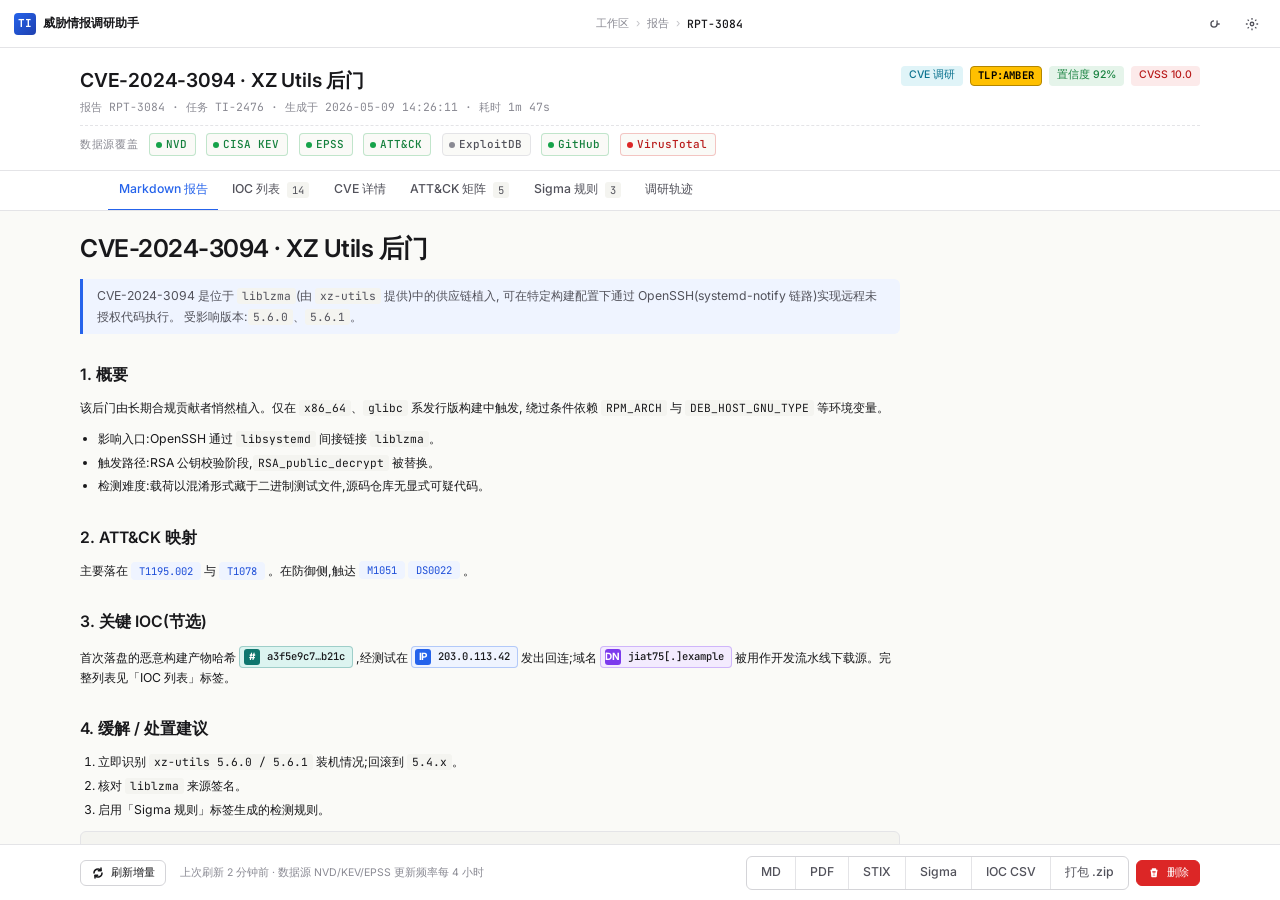
<file: static/new-design/report.html>
<!doctype html>
<html lang="zh-CN" data-theme="light">
<head>
<meta charset="utf-8" />
<meta name="viewport" content="width=device-width,initial-scale=1" />
<title>报告 RPT-3084 — Threat Intel Agent</title>
<link rel="preconnect" href="https://fonts.googleapis.com">
<link rel="preconnect" href="https://fonts.gstatic.com" crossorigin>
<link href="https://fonts.googleapis.com/css2?family=Inter:wght@400;500;600;700&family=JetBrains+Mono:wght@400;500;600&display=swap" rel="stylesheet">
<link rel="stylesheet" href="tokens.css">
<link rel="stylesheet" href="components.css">
<link rel="stylesheet" href="report.css">
</head>
<body>

<!-- ============================================================
     顶部 Header
     ============================================================ -->
<header class="app-header">
  <div class="app-header__left">
    <div class="app-header__brand">
      <span class="app-header__logo" aria-hidden="true">TI</span>
      <span>威胁情报调研助手</span>
    </div>
  </div>
  <div class="app-header__center">
    <nav class="app-header__breadcrumb" aria-label="breadcrumb">
      <a href="workspace.html">工作区</a>
      <span class="sep">›</span>
      <a href="#">报告</a>
      <span class="sep">›</span>
      <span class="app-header__taskid">RPT-3084</span>
    </nav>
  </div>
  <div class="app-header__right">
    <button class="app-header__icon-btn" id="theme-toggle" aria-label="切换主题">
      <svg viewBox="0 0 16 16" width="14" height="14" fill="none" stroke="currentColor" stroke-width="1.5">
        <path d="M11.5 8a3.5 3.5 0 1 1-3.5-3.5"/><path d="M11.5 4.5L11.5 8 14 8" stroke-linecap="round"/>
      </svg>
    </button>
    <button class="app-header__icon-btn" aria-label="设置">
      <svg viewBox="0 0 16 16" width="14" height="14" fill="none" stroke="currentColor" stroke-width="1.5">
        <circle cx="8" cy="8" r="2"/><path d="M8 1v2M8 13v2M1 8h2M13 8h2M3 3l1.4 1.4M11.6 11.6L13 13M3 13l1.4-1.4M11.6 4.4L13 3"/>
      </svg>
    </button>
  </div>
</header>

<div class="report-page">

  <!-- ============================================================
       元信息条
       ============================================================ -->
  <section class="report-meta" data-screen-label="Report · Meta">
    <div class="report-meta__inner">
      <div class="report-meta__title-row">
        <div>
          <h1 class="report-meta__title">CVE-2024-3094 · XZ Utils 后门</h1>
          <div class="report-meta__sub">
            报告 RPT-3084 · 任务 TI-2476 · 生成于 2026-05-09 14:26:11 · 耗时 1m 47s
          </div>
        </div>
        <div class="report-meta__badges">
          <span class="ti-badge ti-badge--info">CVE 调研</span>
          <span class="ti-badge ti-badge--tlp-amber">TLP:AMBER</span>
          <span class="ti-badge ti-badge--confidence-high">置信度 92%</span>
          <span class="ti-badge ti-badge--error">CVSS 10.0</span>
        </div>
      </div>

      <div class="report-meta__sources">
        <span class="report-meta__sources-label">数据源覆盖</span>
        <span class="source-pill" data-state="hit"><span class="source-pill__dot"></span>NVD</span>
        <span class="source-pill" data-state="hit"><span class="source-pill__dot"></span>CISA KEV</span>
        <span class="source-pill" data-state="hit"><span class="source-pill__dot"></span>EPSS</span>
        <span class="source-pill" data-state="hit"><span class="source-pill__dot"></span>ATT&amp;CK</span>
        <span class="source-pill" data-state="miss"><span class="source-pill__dot"></span>ExploitDB</span>
        <span class="source-pill" data-state="hit"><span class="source-pill__dot"></span>GitHub</span>
        <span class="source-pill" data-state="error"><span class="source-pill__dot"></span>VirusTotal</span>
      </div>
    </div>
  </section>

  <!-- ============================================================
       Tabs
       ============================================================ -->
  <nav class="tabs" role="tablist">
    <div class="tabs__inner">
      <button class="tab" data-active data-target="md" role="tab">
        Markdown 报告
      </button>
      <button class="tab" data-target="ioc" role="tab">
        IOC 列表 <span class="tab__count">14</span>
      </button>
      <button class="tab" data-target="cve" role="tab">
        CVE 详情
      </button>
      <button class="tab" data-target="attack" role="tab">
        ATT&amp;CK 矩阵 <span class="tab__count">5</span>
      </button>
      <button class="tab" data-target="sigma" role="tab">
        Sigma 规则 <span class="tab__count">3</span>
      </button>
      <button class="tab" data-target="trace" role="tab">
        调研轨迹
      </button>
    </div>
  </nav>

  <!-- ============================================================
       Tab panels
       ============================================================ -->
  <section class="tabpanels">
    <div class="tabpanels__inner">

      <!-- ==================== Markdown 报告 ==================== -->
      <div class="panel" data-active data-panel="md">
        <article class="md">
          <h1>CVE-2024-3094 · XZ Utils 后门</h1>
          <blockquote>
            CVE-2024-3094 是位于 <code>liblzma</code>(由 <code>xz-utils</code> 提供)中的供应链植入,
            可在特定构建配置下通过 OpenSSH(systemd-notify 链路)实现远程未授权代码执行。
            受影响版本:<code>5.6.0</code>、<code>5.6.1</code>。
          </blockquote>

          <h2>1. 概要</h2>
          <p>
            该后门由长期合规贡献者悄然植入。仅在 <code>x86_64</code>、<code>glibc</code> 系发行版构建中触发,
            绕过条件依赖 <code>RPM_ARCH</code> 与 <code>DEB_HOST_GNU_TYPE</code> 等环境变量。
          </p>
          <ul>
            <li>影响入口:OpenSSH 通过 <code>libsystemd</code> 间接链接 <code>liblzma</code>。</li>
            <li>触发路径:RSA 公钥校验阶段,<code>RSA_public_decrypt</code> 被替换。</li>
            <li>检测难度:载荷以混淆形式藏于二进制测试文件,源码仓库无显式可疑代码。</li>
          </ul>

          <h2>2. ATT&amp;CK 映射</h2>
          <p>
            主要落在
            <span class="ti-tooltip" data-tooltip="供应链妥协 → 软件依赖与开发工具妥协"><span class="ti-tag ti-tag--accent">T1195.002</span></span>
            与
            <span class="ti-tooltip" data-tooltip="有效账户:经由可信凭证完成持久化"><span class="ti-tag ti-tag--accent">T1078</span></span>
            。在防御侧,触达
            <span class="ti-tag ti-tag--accent">M1051</span>
            <span class="ti-tag ti-tag--accent">DS0022</span>
            。
          </p>

          <h2>3. 关键 IOC(节选)</h2>
          <p>
            首次落盘的恶意构建产物哈希
            <span class="ti-chip ti-chip--hash"><span class="ti-chip__icon">#</span><span class="ti-chip__value">a3f5e9c7…b21c</span></span>
            ,经测试在
            <span class="ti-chip ti-chip--ipv4"><span class="ti-chip__icon">IP</span><span class="ti-chip__value">203.0.113.42</span></span>
            发出回连;域名
            <span class="ti-chip ti-chip--domain"><span class="ti-chip__icon">DN</span><span class="ti-chip__value">jiat75[.]example</span></span>
            被用作开发流水线下载源。完整列表见「IOC 列表」标签。
          </p>

          <h2>4. 缓解 / 处置建议</h2>
          <ol>
            <li>立即识别 <code>xz-utils 5.6.0 / 5.6.1</code> 装机情况;回滚到 <code>5.4.x</code>。</li>
            <li>核对 <code>liblzma</code> 来源签名。</li>
            <li>启用「Sigma 规则」标签生成的检测规则。</li>
          </ol>
          <pre><code>$ ldd $(which sshd) | grep liblzma
$ rpm -qf /usr/lib64/liblzma.so.5
$ apt list --installed 2&gt;/dev/null | grep -i xz</code></pre>
        </article>
      </div>

      <!-- ==================== IOC 列表 ==================== -->
      <div class="panel" data-panel="ioc">
        <div class="ioc-toolbar">
          <div class="ioc-toolbar__group">
            <span class="ioc-toolbar__label">类型</span>
            <span class="filter-chip" data-active style="display:inline-flex;align-items:center;gap:4px;height:22px;padding:0 var(--space-2);font-size:var(--text-xs);background:var(--accent-soft-bg);color:var(--accent-soft-fg);border-radius:var(--radius-sm);border:1px solid transparent;">全部 14</span>
            <button class="ti-btn ti-btn--secondary ti-btn--sm">IPv4 · 3</button>
            <button class="ti-btn ti-btn--secondary ti-btn--sm">Domain · 4</button>
            <button class="ti-btn ti-btn--secondary ti-btn--sm">Hash · 5</button>
            <button class="ti-btn ti-btn--secondary ti-btn--sm">URL · 2</button>
          </div>
          <div class="ioc-toolbar__group">
            <span class="ioc-toolbar__label">置信度</span>
            <select class="ti-select" style="height:28px;padding:0 28px 0 12px;font-size:var(--text-xs);width:auto;">
              <option>全部</option><option>高</option><option>中</option><option>低</option>
            </select>
            <span class="ioc-toolbar__label" style="margin-left:var(--space-3);">Defang</span>
            <label class="switch"><input type="checkbox" checked /><span class="switch__slider"></span></label>
            <button class="ti-btn ti-btn--ghost ti-btn--sm">复制全部</button>
            <button class="ti-btn ti-btn--secondary ti-btn--sm">导出 CSV</button>
          </div>
        </div>

        <!-- IPv4 -->
        <div class="ioc-group">
          <div class="ioc-group__head">
            <div class="ioc-group__type">
              <span class="ti-chip ti-chip--ipv4"><span class="ti-chip__icon">IP</span></span>
              IPv4 地址
            </div>
            <span class="ioc-group__count">3 条</span>
          </div>
          <div class="ioc-row">
            <span class="ioc-row__value">203.0.113.42</span>
            <span class="ioc-row__defanged">203.0.113[.]42</span>
            <span><span class="ti-badge ti-badge--confidence-high">高 · 94%</span></span>
            <span class="ioc-row__context">出现于「sshd 链路 RSA 校验阶段被劫持」段落,系社区分析中频繁引用的回连点。</span>
            <span class="ioc-row__actions">
              <button class="ti-btn ti-btn--ghost ti-btn--sm">复制原值</button>
              <button class="ti-btn ti-btn--ghost ti-btn--sm">复制 defanged</button>
            </span>
          </div>
          <div class="ioc-row">
            <span class="ioc-row__value">198.51.100.7</span>
            <span class="ioc-row__defanged">198.51.100[.]7</span>
            <span><span class="ti-badge ti-badge--confidence-medium">中 · 71%</span></span>
            <span class="ioc-row__context">见 GitHub PoC 仓库 README 列举的次要回连地址。</span>
            <span class="ioc-row__actions">
              <button class="ti-btn ti-btn--ghost ti-btn--sm">复制原值</button>
              <button class="ti-btn ti-btn--ghost ti-btn--sm">复制 defanged</button>
            </span>
          </div>
          <div class="ioc-row">
            <span class="ioc-row__value">192.0.2.18</span>
            <span class="ioc-row__defanged">192.0.2[.]18</span>
            <span><span class="ti-badge ti-badge--confidence-low">低 · 38%</span></span>
            <span class="ioc-row__context">单一来源提及,未能与其他报告交叉验证。</span>
            <span class="ioc-row__actions">
              <button class="ti-btn ti-btn--ghost ti-btn--sm">复制原值</button>
              <button class="ti-btn ti-btn--ghost ti-btn--sm">复制 defanged</button>
            </span>
          </div>
        </div>

        <!-- Domain -->
        <div class="ioc-group">
          <div class="ioc-group__head">
            <div class="ioc-group__type">
              <span class="ti-chip ti-chip--domain"><span class="ti-chip__icon">DN</span></span>
              域名
            </div>
            <span class="ioc-group__count">4 条</span>
          </div>
          <div class="ioc-row">
            <span class="ioc-row__value">jiat75.example</span>
            <span class="ioc-row__defanged">jiat75[.]example</span>
            <span><span class="ti-badge ti-badge--confidence-high">高 · 88%</span></span>
            <span class="ioc-row__context">提交者历史活动相关联,见社区 timeline 复盘第 3 节。</span>
            <span class="ioc-row__actions">
              <button class="ti-btn ti-btn--ghost ti-btn--sm">复制原值</button>
              <button class="ti-btn ti-btn--ghost ti-btn--sm">复制 defanged</button>
            </span>
          </div>
          <div class="ioc-row">
            <span class="ioc-row__value">malware-delivery.example</span>
            <span class="ioc-row__defanged">malware-delivery[.]example</span>
            <span><span class="ti-badge ti-badge--confidence-medium">中 · 64%</span></span>
            <span class="ioc-row__context">用作恶意构建产物的下载源(根据 sandbox 行为日志)。</span>
            <span class="ioc-row__actions">
              <button class="ti-btn ti-btn--ghost ti-btn--sm">复制原值</button>
              <button class="ti-btn ti-btn--ghost ti-btn--sm">复制 defanged</button>
            </span>
          </div>
        </div>

        <!-- Hash -->
        <div class="ioc-group">
          <div class="ioc-group__head">
            <div class="ioc-group__type">
              <span class="ti-chip ti-chip--hash"><span class="ti-chip__icon">#</span></span>
              文件哈希
            </div>
            <span class="ioc-group__count">5 条</span>
          </div>
          <div class="ioc-row">
            <span class="ioc-row__value">a3f5e9c7d2…b21c</span>
            <span class="ioc-row__defanged"><span class="ti-text-muted">— sha256 / 不需 defang</span></span>
            <span><span class="ti-badge ti-badge--confidence-high">高 · 96%</span></span>
            <span class="ioc-row__context">liblzma 5.6.0 落盘哈希,见 NIST NVD 与 RedHat CVE 数据库交叉确认。</span>
            <span class="ioc-row__actions">
              <button class="ti-btn ti-btn--ghost ti-btn--sm">复制</button>
              <button class="ti-btn ti-btn--ghost ti-btn--sm">VT 查询</button>
            </span>
          </div>
          <div class="ioc-row">
            <span class="ioc-row__value">68dca6d92e…44a1</span>
            <span class="ioc-row__defanged"><span class="ti-text-muted">— sha256 / 不需 defang</span></span>
            <span><span class="ti-badge ti-badge--confidence-high">高 · 95%</span></span>
            <span class="ioc-row__context">liblzma 5.6.1 落盘哈希。</span>
            <span class="ioc-row__actions">
              <button class="ti-btn ti-btn--ghost ti-btn--sm">复制</button>
              <button class="ti-btn ti-btn--ghost ti-btn--sm">VT 查询</button>
            </span>
          </div>
        </div>
      </div>

      <!-- ==================== CVE 详情 ==================== -->
      <div class="panel" data-panel="cve">
        <div class="ti-card ti-card--flush" style="margin-bottom: var(--space-4);">
          <div class="ti-card__header">
            <div>
              <h3 class="ti-card__title">CVE-2024-3094</h3>
              <div class="ti-card__subtitle">XZ Utils 5.6.0/5.6.1 后门 · 披露于 2024-03-29</div>
            </div>
            <div class="ti-card__actions">
              <a class="ti-btn ti-btn--secondary ti-btn--sm" href="#">NVD ↗</a>
              <a class="ti-btn ti-btn--secondary ti-btn--sm" href="#">RedHat ↗</a>
            </div>
          </div>
          <div style="padding: var(--space-5);">
            <dl class="matrix-detail" style="display:grid;grid-template-columns:140px 1fr;gap:var(--space-2) var(--space-5);margin:0;border:none;padding:0;background:transparent;">
              <dt style="color:var(--text-muted);font-size:var(--text-xs);text-transform:uppercase;letter-spacing:0.04em;">CVSS v3.1</dt>
              <dd style="margin:0;"><span class="ti-badge ti-badge--error">10.0 · Critical</span> AV:N / AC:L / PR:N / UI:N / S:C / C:H / I:H / A:H</dd>
              <dt style="color:var(--text-muted);font-size:var(--text-xs);text-transform:uppercase;letter-spacing:0.04em;">EPSS</dt>
              <dd style="margin:0;"><span class="ti-mono">0.94</span> · 百分位 <span class="ti-mono">0.997</span> <span class="ti-badge ti-badge--warning" style="margin-left:8px;">P99</span></dd>
              <dt style="color:var(--text-muted);font-size:var(--text-xs);text-transform:uppercase;letter-spacing:0.04em;">CISA KEV</dt>
              <dd style="margin:0;"><span class="ti-badge ti-badge--success">已收录</span> · dateAdded <span class="ti-mono">2024-03-29</span></dd>
              <dt style="color:var(--text-muted);font-size:var(--text-xs);text-transform:uppercase;letter-spacing:0.04em;">CWE</dt>
              <dd style="margin:0;"><span class="ti-tag">CWE-506</span> Embedded Malicious Code</dd>
              <dt style="color:var(--text-muted);font-size:var(--text-xs);text-transform:uppercase;letter-spacing:0.04em;">受影响包</dt>
              <dd style="margin:0;font-family:var(--font-mono);font-size:var(--text-sm);">xz-utils &lt;= 5.6.1 (5.6.0, 5.6.1)</dd>
              <dt style="color:var(--text-muted);font-size:var(--text-xs);text-transform:uppercase;letter-spacing:0.04em;">已修复版本</dt>
              <dd style="margin:0;font-family:var(--font-mono);font-size:var(--text-sm);">5.4.6 (回滚) / 主流发行版 patch</dd>
              <dt style="color:var(--text-muted);font-size:var(--text-xs);text-transform:uppercase;letter-spacing:0.04em;">参考</dt>
              <dd style="margin:0;display:flex;flex-direction:column;gap:4px;">
                <a href="#">tukaani.org · advisory</a>
                <a href="#">openwall · oss-security</a>
                <a href="#">RedHat Security Advisory</a>
              </dd>
            </dl>
          </div>
        </div>

        <h2 class="md" style="margin: 0 0 var(--space-3); font-size: var(--text-lg);">CWSS 向量分解</h2>
        <table class="md" style="width:100%;border-collapse:collapse;font-size:var(--text-sm);">
          <thead><tr><th>维度</th><th>值</th><th>含义</th></tr></thead>
          <tbody>
            <tr><td><span class="ti-tag">AV</span></td><td><span class="ti-mono">N</span></td><td>Network — 可经网络发起</td></tr>
            <tr><td><span class="ti-tag">AC</span></td><td><span class="ti-mono">L</span></td><td>Low — 攻击复杂度低</td></tr>
            <tr><td><span class="ti-tag">PR</span></td><td><span class="ti-mono">N</span></td><td>None — 不需要任何权限</td></tr>
            <tr><td><span class="ti-tag">UI</span></td><td><span class="ti-mono">N</span></td><td>None — 不需要用户交互</td></tr>
            <tr><td><span class="ti-tag">C/I/A</span></td><td><span class="ti-mono">H/H/H</span></td><td>机密性 / 完整性 / 可用性 全部高影响</td></tr>
          </tbody>
        </table>
      </div>

      <!-- ==================== ATT&CK 矩阵 ==================== -->
      <div class="panel" data-panel="attack">
        <div class="matrix-wrap">
          <div class="matrix-legend">
            <span>命中 5 个技术,跨 3 个 tactic · 横轴 tactic / 纵轴 technique</span>
            <div class="legend-scale">
              <span>无</span>
              <span class="legend-scale__cell"></span>
              <span class="legend-scale__cell" style="background: color-mix(in oklab, var(--accent-primary) 8%, var(--bg-elevated));"></span>
              <span class="legend-scale__cell" style="background: color-mix(in oklab, var(--accent-primary) 18%, var(--bg-elevated));"></span>
              <span class="legend-scale__cell" style="background: color-mix(in oklab, var(--accent-primary) 30%, var(--bg-elevated));"></span>
              <span class="legend-scale__cell" style="background: var(--accent-primary);"></span>
              <span>强证据</span>
            </div>
          </div>
          <div class="matrix-scroll">
            <div class="matrix">
              <!-- 14 tactics (Enterprise) -->
              <div class="matrix__col">
                <div class="matrix__head">Reconnaissance<span class="num">TA0043</span></div>
                <div class="matrix__cell">主动扫描<span class="tid">T1595</span></div>
                <div class="matrix__cell">收集受害者主机信息<span class="tid">T1592</span></div>
              </div>
              <div class="matrix__col">
                <div class="matrix__head">Resource Development<span class="num">TA0042</span></div>
                <div class="matrix__cell">获取基础设施<span class="tid">T1583</span></div>
                <div class="matrix__cell" data-hit="2">建立账户<span class="tid">T1585</span></div>
                <div class="matrix__cell" data-hit="2">破坏供应链<span class="tid">T1195</span></div>
              </div>
              <div class="matrix__col">
                <div class="matrix__head">Initial Access<span class="num">TA0001</span></div>
                <div class="matrix__cell">外部远程服务<span class="tid">T1133</span></div>
                <div class="matrix__cell" data-hit="4">供应链妥协<span class="tid">T1195.002</span></div>
                <div class="matrix__cell" data-hit="3">有效账户<span class="tid">T1078</span></div>
              </div>
              <div class="matrix__col">
                <div class="matrix__head">Execution<span class="num">TA0002</span></div>
                <div class="matrix__cell">命令与脚本解释器<span class="tid">T1059</span></div>
                <div class="matrix__cell" data-hit="2">用户执行<span class="tid">T1204</span></div>
              </div>
              <div class="matrix__col">
                <div class="matrix__head">Persistence<span class="num">TA0003</span></div>
                <div class="matrix__cell" data-hit="3">劫持执行流<span class="tid">T1574</span></div>
                <div class="matrix__cell">系统服务<span class="tid">T1543</span></div>
              </div>
              <div class="matrix__col">
                <div class="matrix__head">Privilege Escalation<span class="num">TA0004</span></div>
                <div class="matrix__cell">滥用权限控制<span class="tid">T1548</span></div>
                <div class="matrix__cell">访问令牌操控<span class="tid">T1134</span></div>
              </div>
              <div class="matrix__col">
                <div class="matrix__head">Defense Evasion<span class="num">TA0005</span></div>
                <div class="matrix__cell" data-hit="2">混淆文件或信息<span class="tid">T1027</span></div>
                <div class="matrix__cell">删除指标<span class="tid">T1070</span></div>
                <div class="matrix__cell">伪装<span class="tid">T1036</span></div>
              </div>
              <div class="matrix__col">
                <div class="matrix__head">Credential Access<span class="num">TA0006</span></div>
                <div class="matrix__cell">操作系统凭据转储<span class="tid">T1003</span></div>
                <div class="matrix__cell">暴力破解<span class="tid">T1110</span></div>
              </div>
              <div class="matrix__col">
                <div class="matrix__head">Discovery<span class="num">TA0007</span></div>
                <div class="matrix__cell">系统信息发现<span class="tid">T1082</span></div>
                <div class="matrix__cell">远程系统发现<span class="tid">T1018</span></div>
              </div>
              <div class="matrix__col">
                <div class="matrix__head">Lateral Movement<span class="num">TA0008</span></div>
                <div class="matrix__cell">远程服务<span class="tid">T1021</span></div>
                <div class="matrix__cell">内部鱼叉<span class="tid">T1534</span></div>
              </div>
              <div class="matrix__col">
                <div class="matrix__head">Collection<span class="num">TA0009</span></div>
                <div class="matrix__cell">本地系统数据<span class="tid">T1005</span></div>
              </div>
              <div class="matrix__col">
                <div class="matrix__head">C&amp;C<span class="num">TA0011</span></div>
                <div class="matrix__cell">应用层协议<span class="tid">T1071</span></div>
                <div class="matrix__cell">加密通道<span class="tid">T1573</span></div>
              </div>
              <div class="matrix__col">
                <div class="matrix__head">Exfiltration<span class="num">TA0010</span></div>
                <div class="matrix__cell">通过 C2 渠道外传<span class="tid">T1041</span></div>
              </div>
              <div class="matrix__col">
                <div class="matrix__head">Impact<span class="num">TA0040</span></div>
                <div class="matrix__cell">数据加密影响<span class="tid">T1486</span></div>
                <div class="matrix__cell">服务停止<span class="tid">T1489</span></div>
              </div>
            </div>
          </div>
        </div>

        <!-- 详情侧栏(默认显示当前选中,占位形式) -->
        <div class="matrix-detail">
          <div class="matrix-detail__head">
            <span class="ti-tag ti-tag--accent">T1195.002</span>
            <span class="matrix-detail__title">供应链妥协 — 软件依赖与开发工具妥协</span>
            <span class="ti-badge ti-badge--success" style="margin-left:auto;">强证据</span>
          </div>
          <dl>
            <dt>Tactic</dt><dd>Initial Access (TA0001)</dd>
            <dt>子技术</dt><dd>T1195.002 — Compromise Software Dependencies and Development Tools</dd>
            <dt>命中证据</dt><dd>liblzma 5.6.0/5.6.1 上游 commit、构建脚本中的 dropper、二进制测试样本中的 payload。</dd>
            <dt>关联缓解</dt><dd>M1051 更新软件 · M1016 漏洞扫描 · M1054 软件配置</dd>
            <dt>关联数据源</dt><dd>DS0022 文件创建/修改 · DS0028 应用日志</dd>
          </dl>
        </div>
      </div>

      <!-- ==================== Sigma 规则 ==================== -->
      <div class="panel" data-panel="sigma">
        <div class="sigma-banner">
          <span class="sigma-banner__icon">!</span>
          <div>
            <strong>AI 生成规则,需人工审核后再投入生产。</strong>
            建议先在测试环境观察 24 小时,确认误报率与覆盖率;如有调整请同步至 Critic Agent 反馈链路。
          </div>
        </div>

        <article class="sigma-card">
          <div class="sigma-card__head">
            <div>
              <span class="sigma-card__title">XZ Utils 后门 — sshd 异常加载 liblzma</span>
              <span class="sigma-card__id">id: 8b2a4d1e-9c30-4f7e-8a1b-cve20243094</span>
            </div>
            <div class="ti-row" style="gap: var(--space-2);">
              <span class="ti-badge ti-badge--confidence-high">高置信</span>
              <button class="ti-btn ti-btn--secondary ti-btn--sm">复制</button>
              <button class="ti-btn ti-btn--secondary ti-btn--sm">下载</button>
            </div>
          </div>
          <div class="sigma-card__meta">
            <span><span class="ti-text-muted">level:</span> high</span>
            <span><span class="ti-text-muted">logsource:</span> linux/process_creation</span>
            <span><span class="ti-text-muted">tags:</span> attack.initial_access · attack.t1195.002</span>
          </div>
<pre class="sigma-card__yaml"><span class="ykw">title</span><span class="yk">:</span> <span class="ys">XZ Utils Backdoor - sshd loads compromised liblzma</span>
<span class="ykw">id</span><span class="yk">:</span> <span class="ys">8b2a4d1e-9c30-4f7e-8a1b-cve20243094</span>
<span class="ykw">status</span><span class="yk">:</span> <span class="ys">experimental</span>
<span class="ykw">description</span><span class="yk">:</span> <span class="ys">|</span>
  Detect <span class="ys">sshd</span> resolving <span class="ys">liblzma.so.5</span> with sha256 matching
  the known compromised builds (5.6.0 / 5.6.1).
<span class="ykw">references</span><span class="yk">:</span>
  <span class="yk">-</span> <span class="ys">https://nvd.nist.gov/vuln/detail/CVE-2024-3094</span>
<span class="ykw">author</span><span class="yk">:</span> <span class="ys">Threat Intel Agent (auto)</span>
<span class="ykw">date</span><span class="yk">:</span> <span class="ys">2026/05/09</span>
<span class="ykw">logsource</span><span class="yk">:</span>
  <span class="ykw">product</span><span class="yk">:</span> <span class="ys">linux</span>
  <span class="ykw">category</span><span class="yk">:</span> <span class="ys">process_creation</span>
<span class="ykw">detection</span><span class="yk">:</span>
  <span class="ykw">selection_proc</span><span class="yk">:</span>
    <span class="ykw">Image</span><span class="yk">|</span>endswith<span class="yk">:</span> <span class="ys">'/sshd'</span>
  <span class="ykw">selection_lib</span><span class="yk">:</span>
    <span class="ykw">LoadedImage</span><span class="yk">|</span>endswith<span class="yk">:</span> <span class="ys">'liblzma.so.5'</span>
    <span class="ykw">Sha256</span><span class="yk">:</span>
      <span class="yk">-</span> <span class="ys">'a3f5e9c7d2…b21c'</span>  <span class="yc"># liblzma 5.6.0</span>
      <span class="yk">-</span> <span class="ys">'68dca6d92e…44a1'</span>  <span class="yc"># liblzma 5.6.1</span>
  <span class="ykw">condition</span><span class="yk">:</span> <span class="ys">selection_proc and selection_lib</span>
<span class="ykw">falsepositives</span><span class="yk">:</span>
  <span class="yk">-</span> <span class="ys">Mirror artifacts repackaged from upstream</span>
<span class="ykw">level</span><span class="yk">:</span> <span class="yn">high</span>
<span class="ykw">tags</span><span class="yk">:</span>
  <span class="yk">-</span> <span class="ys">attack.initial_access</span>
  <span class="yk">-</span> <span class="ys">attack.t1195.002</span></pre>
        </article>

        <article class="sigma-card">
          <div class="sigma-card__head">
            <div>
              <span class="sigma-card__title">出站连接至已知 C2 — 203.0.113.42</span>
              <span class="sigma-card__id">id: 9f1b3a72-…-c2-203</span>
            </div>
            <div class="ti-row" style="gap: var(--space-2);">
              <span class="ti-badge ti-badge--confidence-medium">中置信</span>
              <button class="ti-btn ti-btn--secondary ti-btn--sm">复制</button>
            </div>
          </div>
          <div class="sigma-card__meta">
            <span><span class="ti-text-muted">level:</span> medium</span>
            <span><span class="ti-text-muted">logsource:</span> firewall / netflow</span>
            <span><span class="ti-text-muted">tags:</span> attack.command_and_control</span>
          </div>
<pre class="sigma-card__yaml"><span class="ykw">title</span><span class="yk">:</span> <span class="ys">Outbound to known C2 (CVE-2024-3094)</span>
<span class="ykw">logsource</span><span class="yk">:</span>
  <span class="ykw">category</span><span class="yk">:</span> <span class="ys">network_connection</span>
<span class="ykw">detection</span><span class="yk">:</span>
  <span class="ykw">selection</span><span class="yk">:</span>
    <span class="ykw">DestinationIp</span><span class="yk">:</span>
      <span class="yk">-</span> <span class="ys">'203.0.113.42'</span>
      <span class="yk">-</span> <span class="ys">'198.51.100.7'</span>
  <span class="ykw">condition</span><span class="yk">:</span> <span class="ys">selection</span>
<span class="ykw">level</span><span class="yk">:</span> <span class="yn">medium</span></pre>
        </article>
      </div>

      <!-- ==================== 调研轨迹 ==================== -->
      <div class="panel" data-panel="trace">
        <ul class="trace">
          <li class="trace-item" open>
            <span class="trace-item__dot"><span class="ti-status-dot ti-status-dot--completed"></span></span>
            <details open>
              <summary class="trace-item__head">
                <span class="trace-item__chev">▶</span>
                <span class="trace-item__label">意图识别</span>
                <span class="trace-item__source">intent</span>
                <span class="trace-item__meta">14:24:24 · 0.4s · 234 tokens</span>
              </summary>
              <div class="trace-item__body">
<pre>input  : "CVE-2024-3094 — 请评估生产环境中 OpenSSH 的暴露面与缓解措施"
match  : ^CVE-\d{4}-\d{4,7}   (regex)
intent : cve_research          (confidence 0.99)
plan   : [nvd, kev, epss, attack, exploitdb, github]</pre>
              </div>
            </details>
          </li>

          <li class="trace-item">
            <span class="trace-item__dot"><span class="ti-status-dot ti-status-dot--completed"></span></span>
            <details>
              <summary class="trace-item__head">
                <span class="trace-item__chev">▶</span>
                <span class="trace-item__label">NVD 调用</span>
                <span class="trace-item__source">data</span>
                <span class="trace-item__meta">14:24:25 · 1.2s · 命中</span>
              </summary>
              <div class="trace-item__body">
<pre>GET /rest/json/cves/2.0?cveId=CVE-2024-3094  → 200
fields: cvssMetricV31, weaknesses, configurations
score : 10.0 / Critical
cwe   : CWE-506</pre>
              </div>
            </details>
          </li>

          <li class="trace-item">
            <span class="trace-item__dot"><span class="ti-status-dot ti-status-dot--completed"></span></span>
            <details>
              <summary class="trace-item__head">
                <span class="trace-item__chev">▶</span>
                <span class="trace-item__label">KEV 调用</span>
                <span class="trace-item__source">data</span>
                <span class="trace-item__meta">14:24:26 · 0.6s · 已收录</span>
              </summary>
              <div class="trace-item__body">
<pre>GET cisa.gov/known_exploited_vulnerabilities.json
hit  : true
date : 2024-03-29
notes: Apply mitigations per vendor instructions...</pre>
              </div>
            </details>
          </li>

          <li class="trace-item">
            <span class="trace-item__dot"><span class="ti-status-dot ti-status-dot--failed"></span></span>
            <details>
              <summary class="trace-item__head">
                <span class="trace-item__chev">▶</span>
                <span class="trace-item__label">ExploitDB</span>
                <span class="trace-item__source">data</span>
                <span class="trace-item__meta">14:24:27 · 1.1s · 未命中</span>
              </summary>
              <div class="trace-item__body">
<pre>GET exploit-db.com/?cve=2024-3094  → 200 (empty)
result : 0 entries
note   : 无公开 EDB 条目,可能由于该漏洞披露后 PoC 主要在 GitHub</pre>
              </div>
            </details>
          </li>

          <li class="trace-item">
            <span class="trace-item__dot"><span class="ti-status-dot ti-status-dot--completed"></span></span>
            <details>
              <summary class="trace-item__head">
                <span class="trace-item__chev">▶</span>
                <span class="trace-item__label">Research-1 (ATT&amp;CK 映射)</span>
                <span class="trace-item__source">research</span>
                <span class="trace-item__meta">14:24:28 - 14:25:14 · 46s · 1,847 tokens</span>
              </summary>
              <div class="trace-item__body">
<pre>step 1: query MITRE ATT&CK enterprise corpus
step 2: rank candidate techniques by CWE-506 + supply-chain pattern
step 3: cross-validate with CVE description
output: T1195.002 (primary), T1078, T1574, T1027 (secondary)</pre>
              </div>
            </details>
          </li>

          <li class="trace-item">
            <span class="trace-item__dot"><span class="ti-status-dot ti-status-dot--completed"></span></span>
            <details>
              <summary class="trace-item__head">
                <span class="trace-item__chev">▶</span>
                <span class="trace-item__label">IOC 提取</span>
                <span class="trace-item__source">extract</span>
                <span class="trace-item__meta">14:25:18 · 3.1s · 14 条</span>
              </summary>
              <div class="trace-item__body">
<pre>scanned : 7 sources, 21 candidate strings
extracted: 3 ipv4, 4 domain, 5 hash, 2 url
deduped: 14
defang : applied to ipv4/domain/url</pre>
              </div>
            </details>
          </li>

          <li class="trace-item">
            <span class="trace-item__dot"><span class="ti-status-dot ti-status-dot--completed"></span></span>
            <details>
              <summary class="trace-item__head">
                <span class="trace-item__chev">▶</span>
                <span class="trace-item__label">Critic 审查</span>
                <span class="trace-item__source">critic</span>
                <span class="trace-item__meta">14:25:36 · 8.4s · 3 处建议</span>
              </summary>
              <div class="trace-item__body">
<pre>flagged: 3 low-confidence IOCs (IPv4 192.0.2.18, 2 hashes)
fix    : marked confidence "low",  added context disclaimers
overall: confidence 92%</pre>
              </div>
            </details>
          </li>

          <li class="trace-item">
            <span class="trace-item__dot"><span class="ti-status-dot ti-status-dot--completed"></span></span>
            <details>
              <summary class="trace-item__head">
                <span class="trace-item__chev">▶</span>
                <span class="trace-item__label">Synthesis</span>
                <span class="trace-item__source">synth</span>
                <span class="trace-item__meta">14:25:48 - 14:26:11 · 23s · 流式</span>
              </summary>
              <div class="trace-item__body">
<pre>mode    : streaming markdown
sections: 5 (概要 / 数据源 / ATT&CK / IOC / 缓解)
length  : 1,847 chars
done    : 2026-05-09 14:26:11</pre>
              </div>
            </details>
          </li>
        </ul>
      </div>

    </div>
  </section>

  <!-- ============================================================
       底部操作区
       ============================================================ -->
  <footer class="report-footer">
    <div class="report-footer__inner">
      <div class="report-footer__left">
        <button class="ti-btn ti-btn--secondary ti-btn--sm">
          <svg width="12" height="12" viewBox="0 0 12 12" fill="none" stroke="currentColor" stroke-width="1.5">
            <path d="M2 6a4 4 0 0 1 7-2.7M10 6a4 4 0 0 1-7 2.7" stroke-linecap="round"/>
            <path d="M9 1v2.7H6.3M3 11V8.3h2.7" stroke-linecap="round" stroke-linejoin="round"/>
          </svg>
          刷新增量
        </button>
        <span class="ti-text-muted" style="font-size: var(--text-xs); margin-left: var(--space-2);">
          上次刷新 2 分钟前 · 数据源 NVD/KEV/EPSS 更新频率每 4 小时
        </span>
      </div>
      <div class="report-footer__right">
        <div class="ti-btn-group" role="group" aria-label="导出">
          <button class="ti-btn">MD</button>
          <button class="ti-btn">PDF</button>
          <button class="ti-btn">STIX</button>
          <button class="ti-btn">Sigma</button>
          <button class="ti-btn">IOC CSV</button>
          <button class="ti-btn">打包 .zip</button>
        </div>
        <button class="ti-btn ti-btn--danger ti-btn--sm" id="open-delete">
          <svg width="12" height="12" viewBox="0 0 12 12" fill="none" stroke="currentColor" stroke-width="1.5">
            <path d="M2.5 3.5h7M5 5.5v3M7 5.5v3M3.5 3.5l.5 6h4l.5-6M4.5 3.5V2h3v1.5" stroke-linejoin="round"/>
          </svg>
          删除
        </button>
      </div>
    </div>
  </footer>
</div>

<!-- ============================================================
     删除二次确认 Modal
     ============================================================ -->
<div class="ti-modal-backdrop" id="delete-modal">
  <div class="ti-modal" role="dialog" aria-modal="true" aria-labelledby="del-title">
    <div class="ti-modal__header">
      <h2 class="ti-modal__title" id="del-title">删除报告 RPT-3084?</h2>
      <button class="ti-btn ti-btn--ghost ti-btn--sm" id="close-delete" aria-label="关闭">✕</button>
    </div>
    <div class="ti-modal__body">
      此操作将永久删除 <span class="ti-mono">CVE-2024-3094</span> 的完整调研结果,包括:
      <ul style="margin: var(--space-3) 0; padding-left: 1.5em; color: var(--text-primary);">
        <li>14 条 IOC 与 defang 元数据</li>
        <li>3 条 Sigma 规则草案</li>
        <li>完整调研轨迹与 Agent 日志</li>
      </ul>
      操作不可撤销。请输入 <code style="font-family: var(--font-mono); background: var(--bg-subtle); padding: 1px 5px; border-radius: 3px;">RPT-3084</code> 以确认。
      <input class="ti-input" placeholder="RPT-3084" style="margin-top: var(--space-3);" />
    </div>
    <div class="ti-modal__footer">
      <button class="ti-btn ti-btn--secondary" id="cancel-delete">取消</button>
      <button class="ti-btn ti-btn--danger" disabled>永久删除</button>
    </div>
  </div>
</div>

<script>
  // 仅页面级 UI:tab 切换 / 主题 / 删除 modal。业务逻辑由你自行接入。
  document.getElementById('theme-toggle').addEventListener('click', () => {
    const html = document.documentElement;
    html.dataset.theme = html.dataset.theme === 'dark' ? 'light' : 'dark';
  });

  document.querySelectorAll('.tab').forEach(tab => {
    tab.addEventListener('click', () => {
      document.querySelectorAll('.tab').forEach(t => t.removeAttribute('data-active'));
      document.querySelectorAll('.panel').forEach(p => p.removeAttribute('data-active'));
      tab.setAttribute('data-active', '');
      const target = tab.getAttribute('data-target');
      document.querySelector('[data-panel="' + target + '"]').setAttribute('data-active', '');
      document.querySelector('.tabpanels').scrollTop = 0;
    });
  });

  const modal = document.getElementById('delete-modal');
  document.getElementById('open-delete').addEventListener('click', () => modal.setAttribute('data-open',''));
  document.getElementById('close-delete').addEventListener('click', () => modal.removeAttribute('data-open'));
  document.getElementById('cancel-delete').addEventListener('click', () => modal.removeAttribute('data-open'));
  modal.addEventListener('click', (e) => { if (e.target === modal) modal.removeAttribute('data-open'); });
</script>
</body>
</html>
</file>
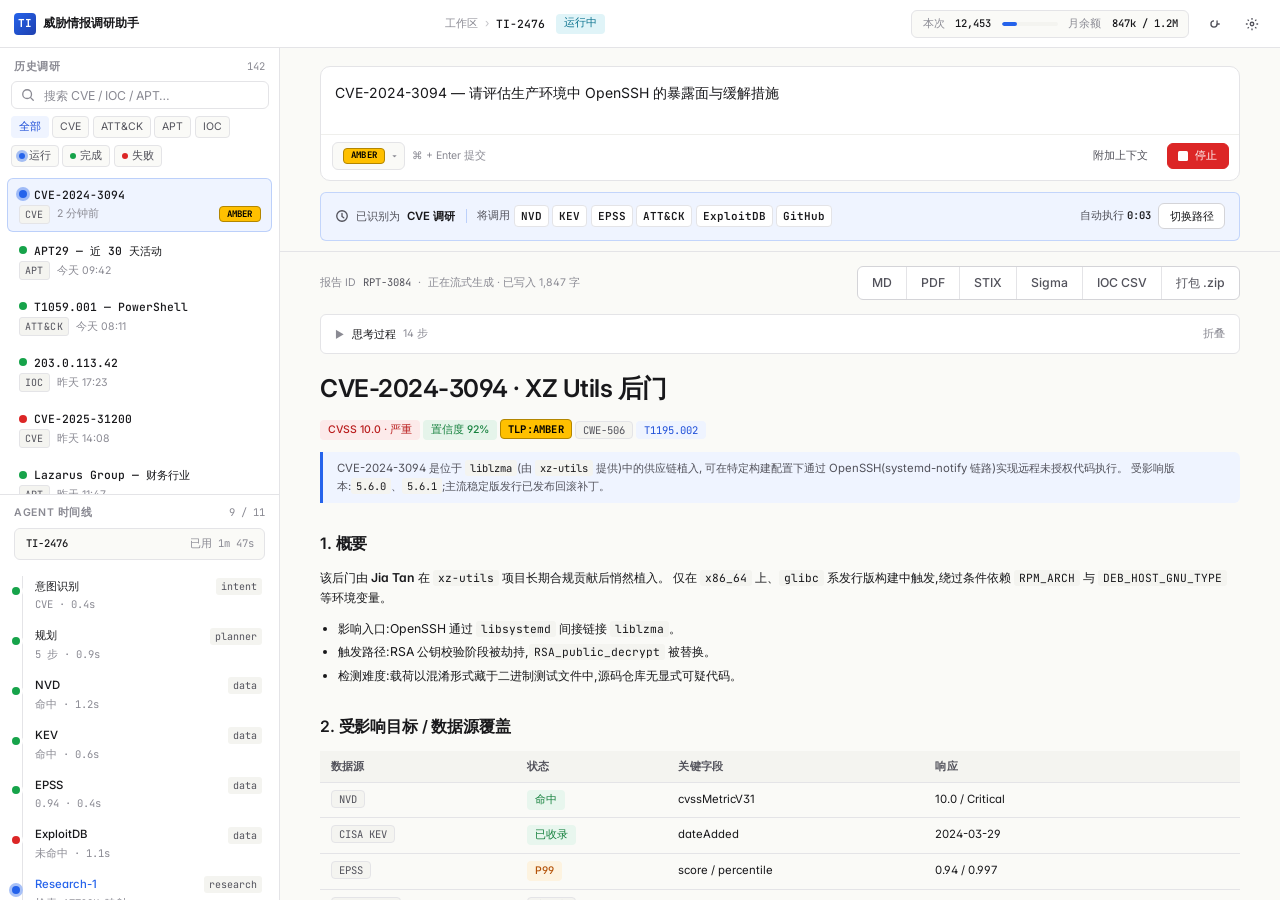
<file: static/new-design/workspace.html>
<!doctype html>
<html lang="zh-CN" data-theme="light">
<head>
<meta charset="utf-8" />
<meta name="viewport" content="width=device-width,initial-scale=1" />
<title>工作区 — Threat Intel Agent</title>
<link rel="preconnect" href="https://fonts.googleapis.com">
<link rel="preconnect" href="https://fonts.gstatic.com" crossorigin>
<link href="https://fonts.googleapis.com/css2?family=Inter:wght@400;500;600;700&family=JetBrains+Mono:wght@400;500;600&display=swap" rel="stylesheet">
<link rel="stylesheet" href="tokens.css">
<link rel="stylesheet" href="components.css">
<link rel="stylesheet" href="workspace.css">
</head>
<body>

<!-- ============================================================
     顶部 Header (48px)
     ============================================================ -->
<header class="app-header" data-screen-label="Workspace · Header">
  <div class="app-header__left">
    <div class="app-header__brand">
      <span class="app-header__logo" aria-hidden="true">TI</span>
      <span>威胁情报调研助手</span>
    </div>
  </div>

  <div class="app-header__center">
    <nav class="app-header__breadcrumb" aria-label="breadcrumb">
      <a href="#">工作区</a>
      <span class="sep">›</span>
      <span class="app-header__taskid">TI-2476</span>
      <span class="ti-badge ti-badge--info" style="margin-left: 4px;">运行中</span>
    </nav>
  </div>

  <div class="app-header__right">
    <!-- Token 用量 widget -->
    <div class="usage-widget" title="本次任务消耗 / 当月余额">
      <span class="usage-widget__label">本次</span>
      <span class="usage-widget__num">12,453</span>
      <span class="usage-widget__bar"><i style="width: 28%"></i></span>
      <span class="usage-widget__label">月余额</span>
      <span class="usage-widget__num">847k / 1.2M</span>
    </div>

    <button class="app-header__icon-btn" id="theme-toggle" aria-label="切换主题">
      <svg viewBox="0 0 16 16" width="14" height="14" fill="none" stroke="currentColor" stroke-width="1.5">
        <path d="M11.5 8a3.5 3.5 0 1 1-3.5-3.5"/>
        <path d="M11.5 4.5L11.5 8 14 8" stroke-linecap="round"/>
      </svg>
    </button>
    <button class="app-header__icon-btn" aria-label="设置">
      <svg viewBox="0 0 16 16" width="14" height="14" fill="none" stroke="currentColor" stroke-width="1.5">
        <circle cx="8" cy="8" r="2"/>
        <path d="M8 1v2M8 13v2M1 8h2M13 8h2M3 3l1.4 1.4M11.6 11.6L13 13M3 13l1.4-1.4M11.6 4.4L13 3"/>
      </svg>
    </button>
  </div>
</header>

<!-- ============================================================
     App Shell (sidebar + main)
     ============================================================ -->
<div class="app-shell">

  <!-- ─────────────── 左侧栏 ─────────────── -->
  <aside class="sidebar" data-screen-label="Workspace · Sidebar">

    <!-- 上半:历史 -->
    <section class="sidebar__pane sidebar__pane--history">
      <div class="sidebar__head">
        <h3>历史调研</h3>
        <span class="count">142</span>
      </div>
      <div class="history-controls">
        <div class="ti-input-wrap">
          <svg class="ti-input__icon" viewBox="0 0 16 16" fill="none">
            <circle cx="7" cy="7" r="5" stroke="currentColor" stroke-width="1.5"/>
            <path d="M11 11l3 3" stroke="currentColor" stroke-width="1.5" stroke-linecap="round"/>
          </svg>
          <input class="ti-input ti-input--with-icon ti-btn--sm" placeholder="搜索 CVE / IOC / APT…" style="height: 28px;" />
        </div>
        <div class="filter-row">
          <span class="filter-chip" data-active>全部</span>
          <span class="filter-chip">CVE</span>
          <span class="filter-chip">ATT&amp;CK</span>
          <span class="filter-chip">APT</span>
          <span class="filter-chip">IOC</span>
        </div>
        <div class="filter-row">
          <span class="filter-chip">
            <span class="ti-status-dot ti-status-dot--running" style="width:6px;height:6px"></span>
            运行
          </span>
          <span class="filter-chip">
            <span class="ti-status-dot ti-status-dot--completed" style="width:6px;height:6px"></span>
            完成
          </span>
          <span class="filter-chip">
            <span class="ti-status-dot ti-status-dot--failed" style="width:6px;height:6px"></span>
            失败
          </span>
        </div>
      </div>

      <div class="history-list">
        <a class="history-item" data-active>
          <div class="history-item__top">
            <span class="ti-status-dot ti-status-dot--running"></span>
            <span class="history-item__title">CVE-2024-3094</span>
          </div>
          <div class="history-item__bottom">
            <span class="history-item__intent">CVE</span>
            <span>2 分钟前</span>
            <span class="ti-badge ti-badge--tlp-amber" style="margin-left:auto; height: 16px; font-size: 9px;">AMBER</span>
          </div>
        </a>
        <a class="history-item">
          <div class="history-item__top">
            <span class="ti-status-dot ti-status-dot--completed"></span>
            <span class="history-item__title">APT29 — 近 30 天活动</span>
          </div>
          <div class="history-item__bottom">
            <span class="history-item__intent">APT</span>
            <span>今天 09:42</span>
          </div>
        </a>
        <a class="history-item">
          <div class="history-item__top">
            <span class="ti-status-dot ti-status-dot--completed"></span>
            <span class="history-item__title">T1059.001 — PowerShell</span>
          </div>
          <div class="history-item__bottom">
            <span class="history-item__intent">ATT&amp;CK</span>
            <span>今天 08:11</span>
          </div>
        </a>
        <a class="history-item">
          <div class="history-item__top">
            <span class="ti-status-dot ti-status-dot--completed"></span>
            <span class="history-item__title">203.0.113.42</span>
          </div>
          <div class="history-item__bottom">
            <span class="history-item__intent">IOC</span>
            <span>昨天 17:23</span>
          </div>
        </a>
        <a class="history-item">
          <div class="history-item__top">
            <span class="ti-status-dot ti-status-dot--failed"></span>
            <span class="history-item__title">CVE-2025-31200</span>
          </div>
          <div class="history-item__bottom">
            <span class="history-item__intent">CVE</span>
            <span>昨天 14:08</span>
          </div>
        </a>
        <a class="history-item">
          <div class="history-item__top">
            <span class="ti-status-dot ti-status-dot--completed"></span>
            <span class="history-item__title">Lazarus Group — 财务行业</span>
          </div>
          <div class="history-item__bottom">
            <span class="history-item__intent">APT</span>
            <span>昨天 11:47</span>
          </div>
        </a>
        <a class="history-item">
          <div class="history-item__top">
            <span class="ti-status-dot ti-status-dot--interrupted"></span>
            <span class="history-item__title">CVE-2024-21762</span>
          </div>
          <div class="history-item__bottom">
            <span class="history-item__intent">CVE</span>
            <span>5月7日</span>
          </div>
        </a>
        <a class="history-item">
          <div class="history-item__top">
            <span class="ti-status-dot ti-status-dot--completed"></span>
            <span class="history-item__title">malware-delivery[.]example</span>
          </div>
          <div class="history-item__bottom">
            <span class="history-item__intent">IOC</span>
            <span>5月6日</span>
          </div>
        </a>
        <a class="history-item">
          <div class="history-item__top">
            <span class="ti-status-dot ti-status-dot--completed"></span>
            <span class="history-item__title">T1566.001 — Spearphishing</span>
          </div>
          <div class="history-item__bottom">
            <span class="history-item__intent">ATT&amp;CK</span>
            <span>5月5日</span>
          </div>
        </a>
      </div>
    </section>

    <!-- 下半:Agent 时间线 -->
    <section class="sidebar__pane sidebar__pane--timeline">
      <div class="sidebar__head">
        <h3>Agent 时间线</h3>
        <span class="count">9 / 11</span>
      </div>

      <div class="timeline">
        <div class="timeline__task">
          <span class="id">TI-2476</span>
          <span class="elapsed">已用 1m 47s</span>
        </div>

        <ul class="timeline__list">
          <li class="timeline-item">
            <span class="timeline-item__dot"><span class="ti-status-dot ti-status-dot--completed"></span></span>
            <div class="timeline-item__head">
              <span class="timeline-item__label">意图识别</span>
              <span class="timeline-item__source">intent</span>
            </div>
            <span class="timeline-item__meta">CVE · 0.4s</span>
          </li>
          <li class="timeline-item">
            <span class="timeline-item__dot"><span class="ti-status-dot ti-status-dot--completed"></span></span>
            <div class="timeline-item__head">
              <span class="timeline-item__label">规划</span>
              <span class="timeline-item__source">planner</span>
            </div>
            <span class="timeline-item__meta">5 步 · 0.9s</span>
          </li>
          <li class="timeline-item">
            <span class="timeline-item__dot"><span class="ti-status-dot ti-status-dot--completed"></span></span>
            <div class="timeline-item__head">
              <span class="timeline-item__label">NVD</span>
              <span class="timeline-item__source">data</span>
            </div>
            <span class="timeline-item__meta">命中 · 1.2s</span>
          </li>
          <li class="timeline-item">
            <span class="timeline-item__dot"><span class="ti-status-dot ti-status-dot--completed"></span></span>
            <div class="timeline-item__head">
              <span class="timeline-item__label">KEV</span>
              <span class="timeline-item__source">data</span>
            </div>
            <span class="timeline-item__meta">命中 · 0.6s</span>
          </li>
          <li class="timeline-item">
            <span class="timeline-item__dot"><span class="ti-status-dot ti-status-dot--completed"></span></span>
            <div class="timeline-item__head">
              <span class="timeline-item__label">EPSS</span>
              <span class="timeline-item__source">data</span>
            </div>
            <span class="timeline-item__meta">0.94 · 0.4s</span>
          </li>
          <li class="timeline-item">
            <span class="timeline-item__dot"><span class="ti-status-dot ti-status-dot--failed"></span></span>
            <div class="timeline-item__head">
              <span class="timeline-item__label">ExploitDB</span>
              <span class="timeline-item__source">data</span>
            </div>
            <span class="timeline-item__meta">未命中 · 1.1s</span>
          </li>
          <li class="timeline-item timeline-item--current">
            <span class="timeline-item__dot"><span class="ti-status-dot ti-status-dot--running"></span></span>
            <div class="timeline-item__head">
              <span class="timeline-item__label">Research-1</span>
              <span class="timeline-item__source">research</span>
            </div>
            <span class="timeline-item__meta">检索 ATT&amp;CK 映射…</span>
          </li>
          <li class="timeline-item timeline-item--current">
            <span class="timeline-item__dot"><span class="ti-status-dot ti-status-dot--running"></span></span>
            <div class="timeline-item__head">
              <span class="timeline-item__label">Research-2</span>
              <span class="timeline-item__source">research</span>
            </div>
            <span class="timeline-item__meta">爬取 GitHub PoC…</span>
          </li>
          <li class="timeline-item">
            <span class="timeline-item__dot"><span class="ti-status-dot ti-status-dot--waiting"></span></span>
            <div class="timeline-item__head">
              <span class="timeline-item__label">IOC 提取</span>
              <span class="timeline-item__source">extract</span>
            </div>
          </li>
          <li class="timeline-item">
            <span class="timeline-item__dot"><span class="ti-status-dot ti-status-dot--waiting"></span></span>
            <div class="timeline-item__head">
              <span class="timeline-item__label">Critic 审查</span>
              <span class="timeline-item__source">critic</span>
            </div>
          </li>
          <li class="timeline-item">
            <span class="timeline-item__dot"><span class="ti-status-dot ti-status-dot--waiting"></span></span>
            <div class="timeline-item__head">
              <span class="timeline-item__label">Synthesis</span>
              <span class="timeline-item__source">synth</span>
            </div>
          </li>
        </ul>
      </div>
    </section>
  </aside>

  <!-- ─────────────── 主内容区 ─────────────── -->
  <main class="main" data-screen-label="Workspace · Main">

    <!-- 顶部输入区 -->
    <section class="compose">
      <div class="compose__inner">
        <div class="compose__field">
          <textarea class="compose__textarea" rows="2"
            placeholder="输入 CVE 编号、ATT&CK 技术编号、APT 组织名或 IOC…">CVE-2024-3094 — 请评估生产环境中 OpenSSH 的暴露面与缓解措施</textarea>
          <div class="compose__bar">
            <div class="compose__bar-left">
              <button class="tlp-select" type="button" aria-label="选择 TLP 标记">
                <span class="ti-badge ti-badge--tlp-amber" style="height: 16px; font-size: 9px;">AMBER</span>
                <span class="tlp-select__chevron">▾</span>
              </button>
              <span class="ti-text-muted" style="font-size: var(--text-xs);">⌘ + Enter 提交</span>
            </div>
            <div class="compose__bar-right">
              <button class="ti-btn ti-btn--ghost ti-btn--sm" type="button">附加上下文</button>
              <button class="ti-btn ti-btn--danger ti-btn--sm" type="button">
                <svg width="10" height="10" viewBox="0 0 10 10" fill="currentColor"><rect width="10" height="10" rx="1.5"/></svg>
                停止
              </button>
            </div>
          </div>
        </div>
      </div>

      <!-- 意图识别预览条 -->
      <div class="intent-banner">
        <div class="intent-banner__lead">
          <svg width="14" height="14" viewBox="0 0 16 16" fill="none" stroke="currentColor" stroke-width="1.5">
            <circle cx="8" cy="8" r="6"/>
            <path d="M8 5v3.5l2 1.5" stroke-linecap="round"/>
          </svg>
          <span>已识别为</span>
          <span class="intent-banner__intent">CVE 调研</span>
        </div>
        <span class="intent-banner__sep"></span>
        <div class="intent-banner__sources">
          <span class="ti-text-secondary" style="font-size: var(--text-xs);">将调用</span>
          <span class="source-pill">NVD</span>
          <span class="source-pill">KEV</span>
          <span class="source-pill">EPSS</span>
          <span class="source-pill">ATT&amp;CK</span>
          <span class="source-pill">ExploitDB</span>
          <span class="source-pill">GitHub</span>
        </div>
        <div class="intent-banner__countdown">
          <span>自动执行 <span class="intent-banner__count-num">0:03</span></span>
          <button class="ti-btn ti-btn--secondary ti-btn--sm" type="button">切换路径</button>
        </div>
      </div>
    </section>

    <!-- 报告渲染区 -->
    <section class="report-scroll">
      <div class="report-inner">

        <!-- 报告顶部工具条:导出按钮组 + 元信息 -->
        <div class="report-toolbar">
          <div class="report-toolbar__meta">
            <span>报告 ID</span>
            <span class="ti-mono">RPT-3084</span>
            <span>·</span>
            <span>正在流式生成 · 已写入 1,847 字</span>
          </div>
          <div class="ti-btn-group" role="group" aria-label="导出">
            <button class="ti-btn">MD</button>
            <button class="ti-btn">PDF</button>
            <button class="ti-btn">STIX</button>
            <button class="ti-btn">Sigma</button>
            <button class="ti-btn">IOC CSV</button>
            <button class="ti-btn">打包 .zip</button>
          </div>
        </div>

        <!-- 思考过程折叠 -->
        <details class="thinking">
          <summary class="thinking__head">
            <span class="thinking__chevron">▶</span>
            <span class="thinking__label">思考过程</span>
            <span class="ti-text-muted" style="font-size: var(--text-xs);">14 步</span>
            <span class="thinking__count">折叠</span>
          </summary>
          <div class="thinking__body">
            <p>意图识别命中 CVE 模式 (regex: <code>^CVE-\d{4}-\d{4,7}</code>),置信度 0.99。</p>
            <p>规划:首先从 NVD 拉取漏洞元数据 → 检查 KEV 收录 → 查询 EPSS 评分 → 映射 ATT&amp;CK → 检索 PoC → 提取 IOC。</p>
            <p>NVD 返回 CVSS 3.1 = 10.0 / 严重。受影响包:liblzma 5.6.0、5.6.1。</p>
            <p>KEV 已收录(2024-03-29 加入)。EPSS 0.94,处于 P99。</p>
            <p>ATT&amp;CK 映射候选:T1195.002 供应链妥协 / T1078 有效账户。需进一步验证。</p>
            <p>分派 Research-1 检索 MITRE 技术细节;Research-2 抓取 GitHub 公开 PoC。</p>
          </div>
        </details>

        <!-- Markdown 渲染区 -->
        <article class="md">
          <h1>CVE-2024-3094 · XZ Utils 后门</h1>

          <p>
            <span class="ti-badge ti-badge--error">CVSS 10.0 · 严重</span>
            <span class="ti-badge ti-badge--confidence-high">置信度 92%</span>
            <span class="ti-badge ti-badge--tlp-amber">TLP:AMBER</span>
            <span class="ti-tag">CWE-506</span>
            <span class="ti-tag ti-tag--accent">T1195.002</span>
          </p>

          <blockquote>
            CVE-2024-3094 是位于 <code>liblzma</code>(由 <code>xz-utils</code> 提供)中的供应链植入,
            可在特定构建配置下通过 OpenSSH(systemd-notify 链路)实现远程未授权代码执行。
            受影响版本:<code>5.6.0</code>、<code>5.6.1</code>;主流稳定版发行已发布回滚补丁。
          </blockquote>

          <h2>1. 概要</h2>
          <p>
            该后门由 <strong>Jia Tan</strong> 在 <code>xz-utils</code> 项目长期合规贡献后悄然植入。
            仅在 <code>x86_64</code> 上、<code>glibc</code> 系发行版构建中触发,绕过条件依赖
            <code>RPM_ARCH</code> 与 <code>DEB_HOST_GNU_TYPE</code> 等环境变量。
          </p>
          <ul>
            <li>影响入口:OpenSSH 通过 <code>libsystemd</code> 间接链接 <code>liblzma</code>。</li>
            <li>触发路径:RSA 公钥校验阶段被劫持,<code>RSA_public_decrypt</code> 被替换。</li>
            <li>检测难度:载荷以混淆形式藏于二进制测试文件中,源码仓库无显式可疑代码。</li>
          </ul>

          <h2>2. 受影响目标 / 数据源覆盖</h2>
          <table>
            <thead>
              <tr><th>数据源</th><th>状态</th><th>关键字段</th><th>响应</th></tr>
            </thead>
            <tbody>
              <tr>
                <td><span class="ti-tag">NVD</span></td>
                <td><span class="ti-badge ti-badge--success">命中</span></td>
                <td>cvssMetricV31</td>
                <td>10.0 / Critical</td>
              </tr>
              <tr>
                <td><span class="ti-tag">CISA KEV</span></td>
                <td><span class="ti-badge ti-badge--success">已收录</span></td>
                <td>dateAdded</td>
                <td>2024-03-29</td>
              </tr>
              <tr>
                <td><span class="ti-tag">EPSS</span></td>
                <td><span class="ti-badge ti-badge--warning">P99</span></td>
                <td>score / percentile</td>
                <td>0.94 / 0.997</td>
              </tr>
              <tr>
                <td><span class="ti-tag">ExploitDB</span></td>
                <td><span class="ti-badge">未命中</span></td>
                <td>—</td>
                <td><span class="ti-text-muted">无公开 EDB 条目</span></td>
              </tr>
              <tr>
                <td><span class="ti-tag">GitHub</span></td>
                <td><span class="ti-badge ti-badge--info">检索中</span></td>
                <td>topic:xz-backdoor</td>
                <td>已发现 17 仓库 · 复核置信</td>
              </tr>
            </tbody>
          </table>

          <h2>3. ATT&amp;CK 映射</h2>
          <p>
            该事件主要落在
            <span class="ti-tooltip" data-tooltip="供应链妥协 → 软件依赖与开发工具妥协">
              <span class="ti-tag ti-tag--accent">T1195.002</span>
            </span>
            与
            <span class="ti-tooltip" data-tooltip="有效账户:经由可信凭证完成持久化">
              <span class="ti-tag ti-tag--accent">T1078</span>
            </span>
            。在防御侧,触达
            <span class="ti-tag ti-tag--accent">M1051</span> 与
            <span class="ti-tag ti-tag--accent">DS0022</span>。
          </p>

          <h2>4. 已知 IOC</h2>
          <p>以下条目由 IOC Agent 自动提取,可在「IOC 列表」标签查看完整集合并切换 defang。</p>
          <ul>
            <li>
              <span class="ti-chip ti-chip--hash">
                <span class="ti-chip__icon">#</span>
                <span class="ti-chip__value">a3f5e9c7…b21c · liblzma 5.6.0</span>
              </span>
              出现于受影响构建产物。
            </li>
            <li>
              <span class="ti-chip ti-chip--hash">
                <span class="ti-chip__icon">#</span>
                <span class="ti-chip__value">68dca6d9…44a1 · liblzma 5.6.1</span>
              </span>
              。
            </li>
            <li>
              <span class="ti-chip ti-chip--ipv4">
                <span class="ti-chip__icon">IP</span>
                <span class="ti-chip__value">203.0.113.42</span>
              </span>
              开发者 SSH 跳板,见社区分析。
            </li>
            <li>
              <span class="ti-chip ti-chip--domain">
                <span class="ti-chip__icon">DN</span>
                <span class="ti-chip__value">jiat75[.]example</span>
              </span>
              ,与提交活动相关联。
            </li>
          </ul>

          <h2>5. 缓解 / 处置建议</h2>
          <ol>
            <li>立即在生产 / CI 环境识别 <code>xz-utils 5.6.0 / 5.6.1</code> 装机情况;回滚到 <code>5.4.x</code>。</li>
            <li>对所有面向公网的 OpenSSH 实例核对 <code>liblzma</code> 来源签名。</li>
            <li>启用 <a href="#">推荐 Sigma 规则</a>(将在「Sigma 规则」标签生成)。</li>
            <li>清单:</li>
          </ol>
          <pre><code>$ ldd $(which sshd) | grep liblzma
$ rpm -qf /usr/lib64/liblzma.so.5
$ apt list --installed 2&gt;/dev/null | grep -i xz
$ # 检查后门标志位<span class="typing-cursor"></span></code></pre>

        </article>
      </div>
    </section>
  </main>
</div>

<script>
  // 仅页面级 UI:主题切换 + 倒计时演示。业务逻辑由你的代码接入。
  document.getElementById('theme-toggle').addEventListener('click', () => {
    const html = document.documentElement;
    html.dataset.theme = html.dataset.theme === 'dark' ? 'light' : 'dark';
  });
</script>
</body>
</html>
</file>
<file: static/new-design/tokens.css>
/* ==========================================================================
   Threat Intel Agent — Design Tokens
   --------------------------------------------------------------------------
   - 默认 :root 即 light 主题
   - [data-theme="dark"] 覆盖为 dark 主题
   - 所有颜色经过 WCAG AA 对比度验证(正文 ≥ 4.5:1,大字号 ≥ 3:1)
   - 间距遵循 4px 网格;字号阶遵循 1.125 modular scale
   ========================================================================== */

:root {
  /* ---------- 字体 ---------- */
  --font-sans:
    "Inter", "Inter Variable",
    -apple-system, BlinkMacSystemFont, "Segoe UI",
    "PingFang SC", "Microsoft YaHei", "Noto Sans CJK SC",
    "Helvetica Neue", Arial, sans-serif;

  --font-cjk:
    "PingFang SC", "Microsoft YaHei", "Noto Sans CJK SC",
    "Hiragino Sans GB", "Source Han Sans SC", sans-serif;

  --font-mono:
    "JetBrains Mono", "JetBrains Mono Variable",
    "SF Mono", "Menlo", "Consolas", "Cascadia Code",
    "Roboto Mono", "Courier New", monospace;

  /* ---------- 字号(rem,基准 16px)---------- */
  --text-xs:    0.75rem;   /* 12px — 辅助元信息 */
  --text-sm:    0.8125rem; /* 13px — 列表项、tag */
  --text-base:  0.875rem;  /* 14px — 正文(密集型工具默认) */
  --text-lg:    1rem;      /* 16px — 强调正文 */
  --text-xl:    1.125rem;  /* 18px — 卡片标题 */
  --text-2xl:   1.375rem;  /* 22px — 页面副标题 */
  --text-3xl:   1.75rem;   /* 28px — 报告标题 */

  --leading-tight:  1.25;
  --leading-normal: 1.5;
  --leading-relaxed: 1.65;

  --weight-regular: 400;
  --weight-medium:  500;
  --weight-semibold: 600;
  --weight-bold:    700;

  /* ---------- 间距(4px 基)---------- */
  --space-1:  0.25rem;  /*  4px */
  --space-2:  0.5rem;   /*  8px */
  --space-3:  0.75rem;  /* 12px */
  --space-4:  1rem;     /* 16px */
  --space-5:  1.25rem;  /* 20px */
  --space-6:  1.5rem;   /* 24px */
  --space-7:  2rem;     /* 32px */
  --space-8:  2.5rem;   /* 40px */
  --space-9:  3rem;     /* 48px */
  --space-10: 4rem;     /* 64px */
  --space-11: 5rem;     /* 80px */
  --space-12: 6rem;     /* 96px */

  /* ---------- 圆角 ---------- */
  --radius-sm:   4px;
  --radius-md:   6px;
  --radius-lg:   10px;
  --radius-full: 9999px;

  /* ---------- 阴影(light)---------- */
  --shadow-sm:
    0 1px 2px 0 rgba(15, 23, 42, 0.04),
    0 1px 1px 0 rgba(15, 23, 42, 0.03);
  --shadow-md:
    0 4px 8px -2px rgba(15, 23, 42, 0.06),
    0 2px 4px -2px rgba(15, 23, 42, 0.04);
  --shadow-lg:
    0 16px 32px -8px rgba(15, 23, 42, 0.10),
    0 4px 8px -4px rgba(15, 23, 42, 0.06);

  /* ---------- 色彩:背景 ---------- */
  --bg-base:     #FAFAF7;  /* 暖米白 */
  --bg-elevated: #FFFFFF;
  --bg-overlay:  rgba(15, 23, 42, 0.45);
  --bg-subtle:   #F4F4F0;  /* 卡片内分区、code block */
  --bg-hover:    rgba(15, 23, 42, 0.04);
  --bg-active:   rgba(15, 23, 42, 0.07);

  /* ---------- 色彩:文字 ---------- */
  --text-primary:   #18181B;
  --text-secondary: #52525B;
  --text-muted:     #8A8A93;
  --text-inverse:   #FAFAFA;
  --text-on-accent: #FFFFFF;

  /* ---------- 色彩:边框 / 分隔 ---------- */
  --border-default: #E4E4E7;
  --border-strong:  #D4D4D8;
  --border-subtle:  #EFEFEC;

  /* ---------- 色彩:Accent(主蓝)---------- */
  --accent-primary: #2563EB;
  --accent-hover:   #1D4ED8;
  --accent-active:  #1E40AF;
  --accent-soft-bg: #EFF4FF;     /* 淡背景 */
  --accent-soft-fg: #1D4ED8;     /* 淡背景上的文字 */
  --accent-ring:    rgba(37, 99, 235, 0.35); /* focus ring */

  /* ---------- 语义色 ---------- */
  --success:        #16A34A;
  --success-soft-bg:#E8F6EE;
  --success-soft-fg:#15803D;

  --warning:        #D97706;
  --warning-soft-bg:#FDF3E0;
  --warning-soft-fg:#B45309;

  --error:          #DC2626;
  --error-soft-bg:  #FCEAEA;
  --error-soft-fg:  #B91C1C;

  --info:           #0891B2;
  --info-soft-bg:   #E0F4F8;
  --info-soft-fg:   #0E7490;

  /* ---------- 置信度(略低饱和,与 success/warning/error 区分)---------- */
  --confidence-high:        #15803D;
  --confidence-high-bg:     #E5F4EA;
  --confidence-medium:      #B45309;
  --confidence-medium-bg:   #FBEFD7;
  --confidence-low:         #92400E;
  --confidence-low-bg:      #F5E4D2;

  /* ---------- TLP 标记色(FIRST TLP 2.0 标准)---------- */
  --tlp-white-bg:  #FFFFFF;
  --tlp-white-fg:  #000000;
  --tlp-white-bd:  #000000;

  --tlp-green-bg:  #33FF00;
  --tlp-green-fg:  #000000;
  --tlp-green-bd:  #1F9900;

  --tlp-amber-bg:  #FFC000;
  --tlp-amber-fg:  #000000;
  --tlp-amber-bd:  #B38600;

  --tlp-red-bg:    #FF2B2B;
  --tlp-red-fg:    #FFFFFF;
  --tlp-red-bd:    #B30000;

  /* ---------- IOC 类型色(chip 用)---------- */
  --ioc-ipv4:    #2563EB;
  --ioc-ipv4-bg: #EFF4FF;
  --ioc-domain:  #7C3AED;
  --ioc-domain-bg:#F3EBFE;
  --ioc-hash:    #0F766E;
  --ioc-hash-bg: #DCF4F0;
  --ioc-url:     #C2410C;
  --ioc-url-bg:  #FCEEDD;

  /* ---------- 状态点 ---------- */
  --status-running:     #2563EB;
  --status-completed:   #16A34A;
  --status-failed:      #DC2626;
  --status-waiting:     #A1A1AA;
  --status-interrupted: #D97706;

  /* ---------- 杂项 ---------- */
  --transition-fast: 120ms cubic-bezier(0.4, 0, 0.2, 1);
  --transition-base: 200ms cubic-bezier(0.4, 0, 0.2, 1);
  --transition-slow: 320ms cubic-bezier(0.4, 0, 0.2, 1);

  --z-base:    1;
  --z-sticky:  100;
  --z-dropdown:200;
  --z-modal:   500;
  --z-toast:   700;
  --z-tooltip: 900;
}

/* ==========================================================================
   Dark theme — 近黑底 + 浅灰文字 + 冷调蓝青 accent
   ========================================================================== */

[data-theme="dark"] {
  /* ---------- 阴影(dark 用更深的黑做高度感)---------- */
  --shadow-sm:
    0 1px 2px 0 rgba(0, 0, 0, 0.40),
    0 0 0 1px rgba(255, 255, 255, 0.02);
  --shadow-md:
    0 4px 12px -2px rgba(0, 0, 0, 0.50),
    0 2px 4px -2px rgba(0, 0, 0, 0.30);
  --shadow-lg:
    0 20px 40px -8px rgba(0, 0, 0, 0.65),
    0 4px 12px -4px rgba(0, 0, 0, 0.40);

  /* ---------- 背景 ---------- */
  --bg-base:     #0B0D10;  /* 近黑(冷调) */
  --bg-elevated: #14171C;  /* 卡片层 */
  --bg-overlay:  rgba(0, 0, 0, 0.70);
  --bg-subtle:   #1A1E24;  /* code block / 分区 */
  --bg-hover:    rgba(255, 255, 255, 0.04);
  --bg-active:   rgba(255, 255, 255, 0.07);

  /* ---------- 文字 ---------- */
  --text-primary:   #E6E7EA;
  --text-secondary: #A1A4AC;
  --text-muted:     #6B6F78;
  --text-inverse:   #0B0D10;
  --text-on-accent: #061018;

  /* ---------- 边框 ---------- */
  --border-default: #262A31;
  --border-strong:  #353A44;
  --border-subtle:  #1C1F26;

  /* ---------- Accent:冷调蓝青 ---------- */
  --accent-primary: #38BDF8;
  --accent-hover:   #7DD3FC;
  --accent-active:  #0EA5E9;
  --accent-soft-bg: rgba(56, 189, 248, 0.12);
  --accent-soft-fg: #7DD3FC;
  --accent-ring:    rgba(56, 189, 248, 0.40);

  /* ---------- 语义色 ---------- */
  --success:        #4ADE80;
  --success-soft-bg:rgba(74, 222, 128, 0.12);
  --success-soft-fg:#86EFAC;

  --warning:        #FBBF24;
  --warning-soft-bg:rgba(251, 191, 36, 0.12);
  --warning-soft-fg:#FCD34D;

  --error:          #F87171;
  --error-soft-bg:  rgba(248, 113, 113, 0.14);
  --error-soft-fg:  #FCA5A5;

  --info:           #22D3EE;
  --info-soft-bg:   rgba(34, 211, 238, 0.12);
  --info-soft-fg:   #67E8F9;

  /* ---------- 置信度(dark 调亮)---------- */
  --confidence-high:      #4ADE80;
  --confidence-high-bg:   rgba(74, 222, 128, 0.14);
  --confidence-medium:    #FBBF24;
  --confidence-medium-bg: rgba(251, 191, 36, 0.14);
  --confidence-low:       #FB923C;
  --confidence-low-bg:    rgba(251, 146, 60, 0.14);

  /* ---------- TLP(标准色不变,只调边框/前景以适配深底)---------- */
  --tlp-white-bg:  #FFFFFF;
  --tlp-white-fg:  #000000;
  --tlp-white-bd:  #FFFFFF;

  --tlp-green-bg:  #33FF00;
  --tlp-green-fg:  #000000;
  --tlp-green-bd:  #33FF00;

  --tlp-amber-bg:  #FFC000;
  --tlp-amber-fg:  #000000;
  --tlp-amber-bd:  #FFC000;

  --tlp-red-bg:    #FF2B2B;
  --tlp-red-fg:    #FFFFFF;
  --tlp-red-bd:    #FF2B2B;

  /* ---------- IOC 类型色 ---------- */
  --ioc-ipv4:     #60A5FA;
  --ioc-ipv4-bg:  rgba(96, 165, 250, 0.14);
  --ioc-domain:   #A78BFA;
  --ioc-domain-bg:rgba(167, 139, 250, 0.14);
  --ioc-hash:     #2DD4BF;
  --ioc-hash-bg:  rgba(45, 212, 191, 0.14);
  --ioc-url:      #FB923C;
  --ioc-url-bg:   rgba(251, 146, 60, 0.14);

  /* ---------- 状态点 ---------- */
  --status-running:     #38BDF8;
  --status-completed:   #4ADE80;
  --status-failed:      #F87171;
  --status-waiting:     #6B6F78;
  --status-interrupted: #FBBF24;
}

/* ==========================================================================
   全局基础(可选;放在这里方便预览。如果你不需要可删除这一段)
   ========================================================================== */

*, *::before, *::after { box-sizing: border-box; }

html, body {
  margin: 0;
  padding: 0;
  background: var(--bg-base);
  color: var(--text-primary);
  font-family: var(--font-sans);
  font-size: var(--text-base);
  line-height: var(--leading-normal);
  -webkit-font-smoothing: antialiased;
  text-rendering: optimizeLegibility;
}

code, pre, kbd, samp {
  font-family: var(--font-mono);
  font-size: 0.95em;
}

::selection {
  background: var(--accent-soft-bg);
  color: var(--accent-soft-fg);
}
</file>
<file: static/new-design/components.css>
/* ==========================================================================
   Threat Intel Agent — Components
   --------------------------------------------------------------------------
   纯样式,不含行为。所有组件依赖 tokens.css 中定义的变量。
   class 命名:.ti-<component>[__<element>][--<modifier>]
   ========================================================================== */

/* ==========================================================================
   1. Button
   ==========================================================================
   <button class="ti-btn ti-btn--primary">Run</button>
   <button class="ti-btn ti-btn--secondary">Cancel</button>
   <button class="ti-btn ti-btn--ghost">More</button>
   <button class="ti-btn ti-btn--danger">Delete</button>
   <button class="ti-btn ti-btn--primary" disabled>Disabled</button>
   <button class="ti-btn ti-btn--primary ti-btn--sm">Small</button>
   ========================================================================== */

.ti-btn {
  display: inline-flex;
  align-items: center;
  justify-content: center;
  gap: var(--space-2);
  height: 32px;
  padding: 0 var(--space-4);
  border: 1px solid transparent;
  border-radius: var(--radius-md);
  background: transparent;
  color: var(--text-primary);
  font-family: var(--font-sans);
  font-size: var(--text-base);
  font-weight: var(--weight-medium);
  line-height: 1;
  white-space: nowrap;
  cursor: pointer;
  transition: background var(--transition-fast), border-color var(--transition-fast),
              color var(--transition-fast), box-shadow var(--transition-fast);
  user-select: none;
}
.ti-btn:focus-visible {
  outline: none;
  box-shadow: 0 0 0 3px var(--accent-ring);
}
.ti-btn:disabled,
.ti-btn[disabled] {
  cursor: not-allowed;
  opacity: 0.5;
  pointer-events: none;
}
.ti-btn--sm { height: 26px; padding: 0 var(--space-3); font-size: var(--text-sm); }
.ti-btn--lg { height: 40px; padding: 0 var(--space-5); font-size: var(--text-lg); }

.ti-btn--primary {
  background: var(--accent-primary);
  color: var(--text-on-accent);
  border-color: var(--accent-primary);
}
.ti-btn--primary:hover { background: var(--accent-hover); border-color: var(--accent-hover); }
.ti-btn--primary:active { background: var(--accent-active); }

.ti-btn--secondary {
  background: var(--bg-elevated);
  color: var(--text-primary);
  border-color: var(--border-strong);
}
.ti-btn--secondary:hover { background: var(--bg-hover); }
.ti-btn--secondary:active { background: var(--bg-active); }

.ti-btn--ghost { background: transparent; color: var(--text-secondary); }
.ti-btn--ghost:hover { background: var(--bg-hover); color: var(--text-primary); }
.ti-btn--ghost:active { background: var(--bg-active); }

.ti-btn--danger {
  background: var(--error);
  color: #FFFFFF;
  border-color: var(--error);
}
.ti-btn--danger:hover { filter: brightness(0.92); }

.ti-btn__icon {
  display: inline-flex;
  width: 14px; height: 14px;
  flex-shrink: 0;
}

/* Button group: bare buttons share borders */
.ti-btn-group {
  display: inline-flex;
  border-radius: var(--radius-md);
  overflow: hidden;
  border: 1px solid var(--border-strong);
  background: var(--bg-elevated);
}
.ti-btn-group .ti-btn {
  border-radius: 0;
  border: none;
  border-right: 1px solid var(--border-default);
  height: 32px;
  background: transparent;
  color: var(--text-secondary);
}
.ti-btn-group .ti-btn:last-child { border-right: none; }
.ti-btn-group .ti-btn:hover { background: var(--bg-hover); color: var(--text-primary); }


/* ==========================================================================
   2. Input / Textarea
   ==========================================================================
   <input class="ti-input" placeholder="..." />
   <textarea class="ti-textarea" rows="3"></textarea>
   <div class="ti-input-wrap">
     <svg class="ti-input__icon">...</svg>
     <input class="ti-input ti-input--with-icon" />
   </div>
   ========================================================================== */

.ti-input,
.ti-textarea,
.ti-select {
  display: block;
  width: 100%;
  padding: 0 var(--space-3);
  height: 32px;
  background: var(--bg-elevated);
  color: var(--text-primary);
  border: 1px solid var(--border-default);
  border-radius: var(--radius-md);
  font-family: var(--font-sans);
  font-size: var(--text-base);
  line-height: 1.4;
  transition: border-color var(--transition-fast), box-shadow var(--transition-fast);
}
.ti-input::placeholder,
.ti-textarea::placeholder { color: var(--text-muted); }

.ti-input:hover,
.ti-textarea:hover,
.ti-select:hover { border-color: var(--border-strong); }

.ti-input:focus,
.ti-textarea:focus,
.ti-select:focus {
  outline: none;
  border-color: var(--accent-primary);
  box-shadow: 0 0 0 3px var(--accent-ring);
}

.ti-input:disabled,
.ti-textarea:disabled,
.ti-select:disabled {
  background: var(--bg-subtle);
  color: var(--text-muted);
  cursor: not-allowed;
}

.ti-textarea {
  height: auto;
  min-height: 72px;
  padding: var(--space-3);
  resize: vertical;
  line-height: var(--leading-normal);
}

.ti-input--lg { height: 40px; font-size: var(--text-lg); padding: 0 var(--space-4); }

.ti-input-wrap {
  position: relative;
  display: block;
}
.ti-input-wrap .ti-input__icon {
  position: absolute;
  left: var(--space-3);
  top: 50%;
  transform: translateY(-50%);
  width: 14px; height: 14px;
  color: var(--text-muted);
  pointer-events: none;
}
.ti-input--with-icon { padding-left: 32px; }

.ti-select {
  appearance: none;
  background-image:
    linear-gradient(45deg, transparent 50%, var(--text-muted) 50%),
    linear-gradient(135deg, var(--text-muted) 50%, transparent 50%);
  background-position:
    calc(100% - 14px) 13px,
    calc(100% - 9px) 13px;
  background-size: 5px 5px;
  background-repeat: no-repeat;
  padding-right: var(--space-7);
}


/* ==========================================================================
   3. Card
   ==========================================================================
   <div class="ti-card">…</div>
   <div class="ti-card">
     <div class="ti-card__header">
       <div class="ti-card__title">Title</div>
       <div class="ti-card__actions">…</div>
     </div>
     <div class="ti-card__body">…</div>
   </div>
   ========================================================================== */

.ti-card {
  background: var(--bg-elevated);
  border: 1px solid var(--border-default);
  border-radius: var(--radius-lg);
  padding: var(--space-5);
  box-shadow: var(--shadow-sm);
}
.ti-card--flush { padding: 0; }

.ti-card__header {
  display: flex;
  align-items: center;
  justify-content: space-between;
  gap: var(--space-3);
  padding: var(--space-4) var(--space-5);
  border-bottom: 1px solid var(--border-default);
}
.ti-card--flush + .ti-card__body,
.ti-card__header + .ti-card__body { padding: var(--space-5); }
.ti-card__title {
  font-size: var(--text-lg);
  font-weight: var(--weight-semibold);
  color: var(--text-primary);
  margin: 0;
}
.ti-card__subtitle {
  font-size: var(--text-sm);
  color: var(--text-secondary);
  margin-top: var(--space-1);
}
.ti-card__actions { display: flex; gap: var(--space-2); }


/* ==========================================================================
   4. Badge
   ==========================================================================
   <span class="ti-badge">Default</span>
   <span class="ti-badge ti-badge--confidence-high">High 92%</span>
   <span class="ti-badge ti-badge--confidence-medium">Medium 71%</span>
   <span class="ti-badge ti-badge--confidence-low">Low 38%</span>
   <span class="ti-badge ti-badge--tlp-white">TLP:CLEAR</span>
   <span class="ti-badge ti-badge--tlp-green">TLP:GREEN</span>
   <span class="ti-badge ti-badge--tlp-amber">TLP:AMBER</span>
   <span class="ti-badge ti-badge--tlp-red">TLP:RED</span>
   ========================================================================== */

.ti-badge {
  display: inline-flex;
  align-items: center;
  gap: var(--space-1);
  padding: 2px var(--space-2);
  height: 20px;
  border-radius: var(--radius-sm);
  background: var(--bg-subtle);
  color: var(--text-secondary);
  border: 1px solid var(--border-default);
  font-size: var(--text-xs);
  font-weight: var(--weight-medium);
  line-height: 1;
  white-space: nowrap;
}

.ti-badge--solid { /* 实心强调 */
  background: var(--accent-primary);
  color: var(--text-on-accent);
  border-color: transparent;
}

.ti-badge--success { background: var(--success-soft-bg); color: var(--success-soft-fg); border-color: transparent; }
.ti-badge--warning { background: var(--warning-soft-bg); color: var(--warning-soft-fg); border-color: transparent; }
.ti-badge--error   { background: var(--error-soft-bg);   color: var(--error-soft-fg);   border-color: transparent; }
.ti-badge--info    { background: var(--info-soft-bg);    color: var(--info-soft-fg);    border-color: transparent; }

.ti-badge--confidence-high {
  background: var(--confidence-high-bg);
  color: var(--confidence-high);
  border-color: transparent;
}
.ti-badge--confidence-medium {
  background: var(--confidence-medium-bg);
  color: var(--confidence-medium);
  border-color: transparent;
}
.ti-badge--confidence-low {
  background: var(--confidence-low-bg);
  color: var(--confidence-low);
  border-color: transparent;
}

/* TLP badges 用标准色,字体 mono 凸显标识感 */
.ti-badge--tlp-white,
.ti-badge--tlp-green,
.ti-badge--tlp-amber,
.ti-badge--tlp-red {
  font-family: var(--font-mono);
  font-weight: var(--weight-bold);
  letter-spacing: 0.02em;
  border-width: 1px;
  border-style: solid;
  text-transform: uppercase;
}
.ti-badge--tlp-white { background: var(--tlp-white-bg); color: var(--tlp-white-fg); border-color: var(--tlp-white-bd); }
.ti-badge--tlp-green { background: var(--tlp-green-bg); color: var(--tlp-green-fg); border-color: var(--tlp-green-bd); }
.ti-badge--tlp-amber { background: var(--tlp-amber-bg); color: var(--tlp-amber-fg); border-color: var(--tlp-amber-bd); }
.ti-badge--tlp-red   { background: var(--tlp-red-bg);   color: var(--tlp-red-fg);   border-color: var(--tlp-red-bd); }


/* ==========================================================================
   5. Chip (IOC)
   ==========================================================================
   <span class="ti-chip ti-chip--ipv4">
     <span class="ti-chip__icon" aria-hidden="true">▦</span>
     <span class="ti-chip__value">192.168.1.10</span>
   </span>
   类型:ipv4 / domain / hash / url
   ========================================================================== */

.ti-chip {
  display: inline-flex;
  align-items: center;
  gap: var(--space-2);
  padding: 0 var(--space-2) 0 var(--space-1);
  height: 22px;
  border-radius: var(--radius-sm);
  background: var(--bg-subtle);
  border: 1px solid var(--border-default);
  font-family: var(--font-mono);
  font-size: var(--text-xs);
  color: var(--text-primary);
  white-space: nowrap;
  vertical-align: 1px;
}
.ti-chip__icon {
  display: inline-flex;
  align-items: center;
  justify-content: center;
  width: 16px;
  height: 16px;
  border-radius: 3px;
  font-family: var(--font-sans);
  font-size: 10px;
  font-weight: var(--weight-bold);
  letter-spacing: -0.04em;
  flex-shrink: 0;
}
.ti-chip__value { font-weight: var(--weight-medium); }

.ti-chip--ipv4   { border-color: color-mix(in oklab, var(--ioc-ipv4) 30%, transparent); background: var(--ioc-ipv4-bg); }
.ti-chip--ipv4   .ti-chip__icon { background: var(--ioc-ipv4); color: #fff; }
.ti-chip--domain { border-color: color-mix(in oklab, var(--ioc-domain) 30%, transparent); background: var(--ioc-domain-bg); }
.ti-chip--domain .ti-chip__icon { background: var(--ioc-domain); color: #fff; }
.ti-chip--hash   { border-color: color-mix(in oklab, var(--ioc-hash) 30%, transparent); background: var(--ioc-hash-bg); }
.ti-chip--hash   .ti-chip__icon { background: var(--ioc-hash); color: #fff; }
.ti-chip--url    { border-color: color-mix(in oklab, var(--ioc-url) 30%, transparent); background: var(--ioc-url-bg); }
.ti-chip--url    .ti-chip__icon { background: var(--ioc-url); color: #fff; }


/* ==========================================================================
   6. Tag
   ==========================================================================
   <span class="ti-tag">CVE-2024-3094</span>
   <span class="ti-tag ti-tag--accent">T1059.001</span>
   ========================================================================== */

.ti-tag {
  display: inline-flex;
  align-items: center;
  gap: var(--space-1);
  padding: 1px var(--space-2);
  height: 18px;
  font-family: var(--font-mono);
  font-size: var(--text-xs);
  color: var(--text-secondary);
  background: var(--bg-subtle);
  border: 1px solid var(--border-default);
  border-radius: var(--radius-sm);
  line-height: 1;
}
.ti-tag--accent {
  background: var(--accent-soft-bg);
  color: var(--accent-soft-fg);
  border-color: transparent;
}


/* ==========================================================================
   7. StatusDot
   ==========================================================================
   <span class="ti-status-dot ti-status-dot--running" aria-label="running"></span>
   状态:running / completed / failed / waiting / interrupted
   ========================================================================== */

.ti-status-dot {
  display: inline-block;
  width: 8px;
  height: 8px;
  border-radius: var(--radius-full);
  background: var(--status-waiting);
  flex-shrink: 0;
  position: relative;
}
.ti-status-dot--running { background: var(--status-running); }
.ti-status-dot--running::after {
  content: "";
  position: absolute;
  inset: -3px;
  border-radius: var(--radius-full);
  background: var(--status-running);
  opacity: 0.4;
  animation: ti-status-pulse 1.6s ease-out infinite;
}
.ti-status-dot--completed   { background: var(--status-completed); }
.ti-status-dot--failed      { background: var(--status-failed); }
.ti-status-dot--waiting     { background: var(--status-waiting); }
.ti-status-dot--interrupted { background: var(--status-interrupted); }

@keyframes ti-status-pulse {
  0%   { transform: scale(1);   opacity: 0.45; }
  80%  { transform: scale(2.4); opacity: 0;    }
  100% { transform: scale(2.4); opacity: 0;    }
}


/* ==========================================================================
   8. Tooltip(纯 CSS hover)
   ==========================================================================
   <span class="ti-tooltip" data-tooltip="T1059.001 — PowerShell">
     T1059.001
   </span>
   方向:--top(默认) / --bottom / --left / --right
   ========================================================================== */

.ti-tooltip {
  position: relative;
  display: inline-flex;
  align-items: center;
}
.ti-tooltip::after {
  content: attr(data-tooltip);
  position: absolute;
  left: 50%;
  bottom: calc(100% + 6px);
  transform: translateX(-50%) translateY(2px);
  background: var(--text-primary);
  color: var(--bg-elevated);
  font-family: var(--font-sans);
  font-size: var(--text-xs);
  font-weight: var(--weight-medium);
  padding: var(--space-1) var(--space-2);
  border-radius: var(--radius-sm);
  white-space: nowrap;
  pointer-events: none;
  opacity: 0;
  transition: opacity var(--transition-fast), transform var(--transition-fast);
  z-index: var(--z-tooltip);
  box-shadow: var(--shadow-md);
}
.ti-tooltip::before {
  content: "";
  position: absolute;
  left: 50%;
  bottom: calc(100% + 2px);
  width: 0; height: 0;
  border: 4px solid transparent;
  border-top-color: var(--text-primary);
  transform: translateX(-50%) translateY(2px);
  opacity: 0;
  transition: opacity var(--transition-fast), transform var(--transition-fast);
  z-index: var(--z-tooltip);
}
.ti-tooltip:hover::after,
.ti-tooltip:hover::before,
.ti-tooltip:focus-within::after,
.ti-tooltip:focus-within::before {
  opacity: 1;
  transform: translateX(-50%) translateY(0);
}


/* ==========================================================================
   9. Modal (style skeleton only — open via JS)
   ==========================================================================
   <div class="ti-modal-backdrop" data-open>
     <div class="ti-modal" role="dialog" aria-modal="true">
       <div class="ti-modal__header">
         <h2 class="ti-modal__title">Confirm delete</h2>
         <button class="ti-btn ti-btn--ghost ti-btn--sm">✕</button>
       </div>
       <div class="ti-modal__body">…</div>
       <div class="ti-modal__footer">
         <button class="ti-btn ti-btn--secondary">Cancel</button>
         <button class="ti-btn ti-btn--danger">Delete</button>
       </div>
     </div>
   </div>
   ========================================================================== */

.ti-modal-backdrop {
  position: fixed;
  inset: 0;
  background: var(--bg-overlay);
  display: none;
  align-items: center;
  justify-content: center;
  z-index: var(--z-modal);
  padding: var(--space-6);
  backdrop-filter: blur(2px);
}
.ti-modal-backdrop[data-open] { display: flex; }

.ti-modal {
  width: 100%;
  max-width: 520px;
  background: var(--bg-elevated);
  border: 1px solid var(--border-default);
  border-radius: var(--radius-lg);
  box-shadow: var(--shadow-lg);
  overflow: hidden;
}
.ti-modal--lg  { max-width: 720px; }
.ti-modal--xl  { max-width: 960px; }

.ti-modal__header {
  display: flex;
  align-items: center;
  justify-content: space-between;
  padding: var(--space-4) var(--space-5);
  border-bottom: 1px solid var(--border-default);
}
.ti-modal__title {
  margin: 0;
  font-size: var(--text-lg);
  font-weight: var(--weight-semibold);
}
.ti-modal__body {
  padding: var(--space-5);
  color: var(--text-secondary);
  line-height: var(--leading-relaxed);
  max-height: 60vh;
  overflow: auto;
}
.ti-modal__footer {
  display: flex;
  justify-content: flex-end;
  gap: var(--space-2);
  padding: var(--space-4) var(--space-5);
  border-top: 1px solid var(--border-default);
  background: var(--bg-base);
}


/* ==========================================================================
   10. Toast
   ==========================================================================
   <div class="ti-toast-stack">
     <div class="ti-toast ti-toast--info">
       <span class="ti-toast__icon">i</span>
       <div class="ti-toast__body">
         <div class="ti-toast__title">Info</div>
         <div class="ti-toast__msg">Message…</div>
       </div>
       <button class="ti-toast__close">✕</button>
     </div>
   </div>
   语义:info / success / error
   ========================================================================== */

.ti-toast-stack {
  position: fixed;
  bottom: var(--space-5);
  right: var(--space-5);
  display: flex;
  flex-direction: column;
  gap: var(--space-2);
  z-index: var(--z-toast);
  width: 360px;
  max-width: calc(100vw - var(--space-5) * 2);
}

.ti-toast {
  display: flex;
  align-items: flex-start;
  gap: var(--space-3);
  padding: var(--space-3) var(--space-4);
  background: var(--bg-elevated);
  border: 1px solid var(--border-default);
  border-left-width: 3px;
  border-radius: var(--radius-md);
  box-shadow: var(--shadow-md);
  animation: ti-toast-in 240ms cubic-bezier(0.2, 0.8, 0.2, 1);
}
.ti-toast__icon {
  flex-shrink: 0;
  width: 20px; height: 20px;
  border-radius: var(--radius-full);
  display: inline-flex;
  align-items: center;
  justify-content: center;
  font-size: 11px;
  font-weight: var(--weight-bold);
  font-family: var(--font-mono);
  color: #fff;
  margin-top: 1px;
}
.ti-toast__body  { flex: 1; min-width: 0; }
.ti-toast__title { font-size: var(--text-base); font-weight: var(--weight-semibold); color: var(--text-primary); }
.ti-toast__msg   { font-size: var(--text-sm); color: var(--text-secondary); margin-top: 2px; line-height: var(--leading-normal); }
.ti-toast__close {
  background: transparent; border: none; cursor: pointer;
  color: var(--text-muted); font-size: var(--text-base);
  padding: 0; height: 16px; line-height: 1;
}

.ti-toast--info    { border-left-color: var(--info); }
.ti-toast--info    .ti-toast__icon { background: var(--info); }
.ti-toast--success { border-left-color: var(--success); }
.ti-toast--success .ti-toast__icon { background: var(--success); }
.ti-toast--error   { border-left-color: var(--error); }
.ti-toast--error   .ti-toast__icon { background: var(--error); }

@keyframes ti-toast-in {
  from { opacity: 0; transform: translateX(20px); }
  to   { opacity: 1; transform: translateX(0); }
}


/* ==========================================================================
   11. SkeletonLoader
   ==========================================================================
   <span class="ti-skeleton ti-skeleton--text" style="width: 80%"></span>
   <span class="ti-skeleton ti-skeleton--title" style="width: 40%"></span>
   <span class="ti-skeleton ti-skeleton--block" style="height: 96px"></span>
   <span class="ti-skeleton ti-skeleton--circle" style="width:32px;height:32px"></span>
   ========================================================================== */

.ti-skeleton {
  display: block;
  background: linear-gradient(
    90deg,
    var(--bg-subtle) 0%,
    var(--bg-hover) 50%,
    var(--bg-subtle) 100%
  );
  background-size: 200% 100%;
  border-radius: var(--radius-sm);
  animation: ti-skeleton-shimmer 1.4s ease-in-out infinite;
}
.ti-skeleton--text   { height: 12px; border-radius: 3px; }
.ti-skeleton--title  { height: 18px; border-radius: 3px; }
.ti-skeleton--block  { height: 64px; border-radius: var(--radius-md); }
.ti-skeleton--circle { border-radius: var(--radius-full); }

@keyframes ti-skeleton-shimmer {
  0%   { background-position: 200% 0; }
  100% { background-position: -200% 0; }
}


/* ==========================================================================
   通用工具(节省页面布局重复)
   ========================================================================== */

.ti-divider {
  height: 1px;
  background: var(--border-default);
  margin: var(--space-4) 0;
}
.ti-row { display: flex; align-items: center; gap: var(--space-2); }
.ti-stack { display: flex; flex-direction: column; gap: var(--space-3); }

.ti-mono { font-family: var(--font-mono); }
.ti-text-muted { color: var(--text-muted); }
.ti-text-secondary { color: var(--text-secondary); }
</file>
<file: static/new-design/report.css>
/* ==========================================================================
   报告详情页 — 仅页面级 layout
   ========================================================================== */

html, body { height: 100%; }
body {
  display: flex;
  flex-direction: column;
  overflow: hidden;
  font-family: var(--font-sans);
}

/* ---------- App Header (与 workspace.css 相同核心,本页内联以避免依赖) ---------- */
.app-header {
  display: flex;
  align-items: center;
  justify-content: space-between;
  height: 48px;
  flex-shrink: 0;
  padding: 0 var(--space-4);
  background: var(--bg-elevated);
  border-bottom: 1px solid var(--border-default);
  z-index: var(--z-sticky);
}
.app-header__left, .app-header__center, .app-header__right {
  display: flex; align-items: center; gap: var(--space-3);
}
.app-header__brand {
  display: flex; align-items: center; gap: var(--space-2);
  font-weight: var(--weight-semibold);
}
.app-header__logo {
  width: 22px; height: 22px;
  border-radius: var(--radius-sm);
  background: linear-gradient(135deg, var(--accent-primary), var(--accent-active));
  display: inline-flex; align-items: center; justify-content: center;
  color: #fff; font-family: var(--font-mono); font-weight: var(--weight-bold);
  font-size: 11px; letter-spacing: -0.04em;
}
.app-header__breadcrumb { display: flex; align-items: center; gap: var(--space-2); color: var(--text-muted); font-size: var(--text-sm); }
.app-header__breadcrumb a { color: var(--text-muted); text-decoration: none; }
.app-header__breadcrumb a:hover { color: var(--text-secondary); }
.app-header__breadcrumb .sep { opacity: 0.5; }
.app-header__taskid { font-family: var(--font-mono); color: var(--text-primary); font-weight: var(--weight-medium); }
.app-header__icon-btn {
  width: 28px; height: 28px;
  display: inline-flex; align-items: center; justify-content: center;
  background: transparent; border: 1px solid transparent;
  border-radius: var(--radius-md);
  color: var(--text-secondary); cursor: pointer;
  transition: background var(--transition-fast);
}
.app-header__icon-btn:hover { background: var(--bg-hover); color: var(--text-primary); }

/* ---------- Page shell ---------- */
.report-page {
  flex: 1;
  display: flex;
  flex-direction: column;
  min-height: 0;
  background: var(--bg-base);
}

/* ---------- 顶部元信息条 ---------- */
.report-meta {
  padding: var(--space-5) var(--space-7) var(--space-4);
  background: var(--bg-elevated);
  border-bottom: 1px solid var(--border-default);
  flex-shrink: 0;
}
.report-meta__inner {
  max-width: 1120px; margin: 0 auto;
  display: flex; flex-direction: column; gap: var(--space-3);
}
.report-meta__title-row {
  display: flex;
  align-items: flex-start;
  justify-content: space-between;
  gap: var(--space-5);
}
.report-meta__title {
  margin: 0;
  font-size: var(--text-2xl);
  font-weight: var(--weight-semibold);
  color: var(--text-primary);
  letter-spacing: -0.01em;
}
.report-meta__sub {
  margin: var(--space-1) 0 0;
  font-size: var(--text-sm);
  color: var(--text-muted);
  font-family: var(--font-mono);
}
.report-meta__badges {
  display: flex; align-items: center; gap: var(--space-2);
  flex-wrap: wrap;
}
.report-meta__sources {
  display: flex; align-items: center; gap: var(--space-3);
  flex-wrap: wrap;
  padding-top: var(--space-2);
  border-top: 1px dashed var(--border-default);
}
.report-meta__sources-label {
  font-size: var(--text-xs);
  text-transform: uppercase;
  letter-spacing: 0.06em;
  color: var(--text-muted);
}
.source-pill {
  display: inline-flex; align-items: center; gap: 4px;
  font-family: var(--font-mono);
  font-size: 11px;
  font-weight: var(--weight-medium);
  background: var(--bg-base);
  color: var(--text-secondary);
  padding: 2px 8px 2px 6px;
  border-radius: var(--radius-sm);
  border: 1px solid var(--border-default);
}
.source-pill__dot {
  display: inline-block;
  width: 6px; height: 6px; border-radius: var(--radius-full);
  background: var(--text-muted);
}
.source-pill[data-state="hit"] { color: var(--success-soft-fg); border-color: color-mix(in oklab, var(--success) 25%, transparent); }
.source-pill[data-state="hit"] .source-pill__dot { background: var(--success); }
.source-pill[data-state="miss"] .source-pill__dot { background: var(--text-muted); }
.source-pill[data-state="error"] { color: var(--error-soft-fg); border-color: color-mix(in oklab, var(--error) 25%, transparent); }
.source-pill[data-state="error"] .source-pill__dot { background: var(--error); }

/* ---------- Tabs ---------- */
.tabs {
  background: var(--bg-elevated);
  border-bottom: 1px solid var(--border-default);
  flex-shrink: 0;
  position: sticky;
  top: 0;
  z-index: 10;
}
.tabs__inner {
  max-width: 1120px;
  margin: 0 auto;
  padding: 0 var(--space-7);
  display: flex;
  gap: var(--space-1);
  overflow-x: auto;
  scrollbar-width: none;
}
.tabs__inner::-webkit-scrollbar { display: none; }
.tab {
  position: relative;
  display: inline-flex;
  align-items: center;
  gap: var(--space-2);
  height: 40px;
  padding: 0 var(--space-3);
  border: none;
  background: transparent;
  color: var(--text-secondary);
  font-family: var(--font-sans);
  font-size: var(--text-base);
  font-weight: var(--weight-medium);
  cursor: pointer;
  white-space: nowrap;
  border-bottom: 2px solid transparent;
  margin-bottom: -1px;
  transition: color var(--transition-fast), border-color var(--transition-fast);
}
.tab:hover { color: var(--text-primary); }
.tab[data-active] {
  color: var(--accent-primary);
  border-bottom-color: var(--accent-primary);
}
.tab__count {
  font-family: var(--font-mono);
  font-size: var(--text-xs);
  padding: 1px 5px;
  background: var(--bg-subtle);
  color: var(--text-secondary);
  border-radius: 3px;
  font-weight: var(--weight-regular);
}
.tab[data-active] .tab__count {
  background: var(--accent-soft-bg);
  color: var(--accent-soft-fg);
}

/* ---------- Tab content area ---------- */
.tabpanels {
  flex: 1;
  overflow-y: auto;
  padding: var(--space-5) var(--space-7) var(--space-9);
}
.tabpanels__inner { max-width: 1120px; margin: 0 auto; }
.panel { display: none; }
.panel[data-active] { display: block; }

/* ---------- Markdown panel uses .md from workspace.css. Inlined here for self-contained page ---------- */
.md { color: var(--text-primary); font-size: var(--text-base); line-height: var(--leading-relaxed); max-width: 820px; }
.md h1 { font-size: var(--text-3xl); font-weight: var(--weight-semibold); margin: 0 0 var(--space-3); letter-spacing: -0.02em; }
.md h2 { font-size: var(--text-xl); font-weight: var(--weight-semibold); margin: var(--space-7) 0 var(--space-3); }
.md h3 { font-size: var(--text-lg); font-weight: var(--weight-semibold); margin: var(--space-5) 0 var(--space-2); }
.md p  { margin: 0 0 var(--space-3); }
.md ul, .md ol { padding-left: 1.5em; margin: 0 0 var(--space-3); }
.md li { margin-bottom: var(--space-1); }
.md a  { color: var(--accent-primary); text-decoration: none; border-bottom: 1px dashed currentColor; }
.md strong { font-weight: var(--weight-semibold); }
.md code { font-family: var(--font-mono); font-size: 0.92em; background: var(--bg-subtle); padding: 1px 5px; border-radius: 3px; }
.md pre { background: var(--bg-subtle); border: 1px solid var(--border-default); border-radius: var(--radius-md); padding: var(--space-3) var(--space-4); overflow-x: auto; margin: 0 0 var(--space-4); font-size: var(--text-xs); }
.md pre code { background: transparent; padding: 0; }
.md blockquote { margin: 0 0 var(--space-4); padding: var(--space-2) var(--space-4); border-left: 3px solid var(--accent-primary); background: var(--accent-soft-bg); color: var(--text-secondary); border-radius: 0 var(--radius-md) var(--radius-md) 0; }
.md table { width: 100%; border-collapse: collapse; margin: 0 0 var(--space-4); font-size: var(--text-sm); }
.md th, .md td { padding: var(--space-2) var(--space-3); border-bottom: 1px solid var(--border-default); text-align: left; vertical-align: top; }
.md th { font-weight: var(--weight-semibold); color: var(--text-secondary); background: var(--bg-subtle); font-size: var(--text-xs); text-transform: uppercase; letter-spacing: 0.04em; }
.md .ti-tag, .md .ti-chip { vertical-align: 1px; }

/* ---------- IOC list panel ---------- */
.ioc-toolbar {
  display: flex;
  align-items: center;
  justify-content: space-between;
  gap: var(--space-3);
  padding: var(--space-3) var(--space-4);
  background: var(--bg-elevated);
  border: 1px solid var(--border-default);
  border-radius: var(--radius-md);
  margin-bottom: var(--space-4);
  flex-wrap: wrap;
}
.ioc-toolbar__group { display: flex; align-items: center; gap: var(--space-2); flex-wrap: wrap; }
.ioc-toolbar__label { font-size: var(--text-xs); color: var(--text-muted); text-transform: uppercase; letter-spacing: 0.06em; }
.ioc-group {
  margin-bottom: var(--space-5);
  background: var(--bg-elevated);
  border: 1px solid var(--border-default);
  border-radius: var(--radius-md);
  overflow: hidden;
}
.ioc-group__head {
  display: flex;
  align-items: center;
  justify-content: space-between;
  padding: var(--space-3) var(--space-4);
  background: var(--bg-subtle);
  border-bottom: 1px solid var(--border-default);
}
.ioc-group__type {
  display: flex; align-items: center; gap: var(--space-2);
  font-weight: var(--weight-semibold);
  font-size: var(--text-sm);
  color: var(--text-primary);
}
.ioc-group__count { font-family: var(--font-mono); font-size: var(--text-xs); color: var(--text-muted); }

.ioc-row {
  display: grid;
  grid-template-columns: 220px 220px 100px 1fr auto;
  gap: var(--space-3);
  padding: var(--space-3) var(--space-4);
  border-bottom: 1px solid var(--border-subtle);
  align-items: center;
  font-size: var(--text-sm);
}
.ioc-row:last-child { border-bottom: none; }
.ioc-row:hover { background: var(--bg-hover); }
.ioc-row__value, .ioc-row__defanged {
  font-family: var(--font-mono);
  color: var(--text-primary);
  font-size: var(--text-xs);
  word-break: break-all;
}
.ioc-row__defanged { color: var(--text-secondary); }
.ioc-row__context { color: var(--text-secondary); font-size: var(--text-xs); line-height: var(--leading-normal); }
.ioc-row__actions { display: flex; gap: 4px; }

/* Toggle switch */
.switch { position: relative; display: inline-block; width: 32px; height: 18px; vertical-align: middle; }
.switch input { opacity: 0; width: 0; height: 0; }
.switch__slider {
  position: absolute; cursor: pointer; inset: 0;
  background: var(--border-strong);
  border-radius: var(--radius-full);
  transition: background var(--transition-fast);
}
.switch__slider::before {
  content: "";
  position: absolute;
  height: 14px; width: 14px; left: 2px; top: 2px;
  background: white;
  border-radius: 50%;
  transition: transform var(--transition-fast);
  box-shadow: 0 1px 2px rgba(0,0,0,0.2);
}
.switch input:checked + .switch__slider { background: var(--accent-primary); }
.switch input:checked + .switch__slider::before { transform: translateX(14px); }

/* ---------- ATT&CK matrix ---------- */
.matrix-wrap {
  background: var(--bg-elevated);
  border: 1px solid var(--border-default);
  border-radius: var(--radius-md);
  overflow: hidden;
}
.matrix-legend {
  display: flex; align-items: center; justify-content: space-between;
  padding: var(--space-3) var(--space-4);
  border-bottom: 1px solid var(--border-default);
  font-size: var(--text-xs);
  color: var(--text-muted);
}
.legend-scale { display: flex; align-items: center; gap: var(--space-2); }
.legend-scale__cell {
  display: inline-block; width: 14px; height: 14px;
  border-radius: 3px;
  border: 1px solid var(--border-default);
}

.matrix-scroll { overflow-x: auto; }
.matrix {
  display: grid;
  /* 14 tactic columns */
  grid-template-columns: repeat(14, minmax(120px, 1fr));
  min-width: 1100px;
}
.matrix__col {
  border-right: 1px solid var(--border-default);
  display: flex; flex-direction: column;
}
.matrix__col:last-child { border-right: none; }
.matrix__head {
  position: sticky; top: 0;
  padding: var(--space-2) var(--space-3);
  background: var(--bg-subtle);
  border-bottom: 1px solid var(--border-default);
  font-size: var(--text-xs);
  font-weight: var(--weight-semibold);
  color: var(--text-secondary);
  text-align: left;
  white-space: nowrap;
  overflow: hidden;
  text-overflow: ellipsis;
}
.matrix__head .num {
  display: block;
  font-family: var(--font-mono);
  font-size: 10px;
  font-weight: var(--weight-regular);
  color: var(--text-muted);
  margin-top: 1px;
}
.matrix__cell {
  padding: var(--space-2) var(--space-3);
  border-bottom: 1px solid var(--border-subtle);
  font-size: var(--text-xs);
  color: var(--text-secondary);
  cursor: pointer;
  transition: background var(--transition-fast);
  min-height: 32px;
  line-height: 1.3;
}
.matrix__cell:hover { background: var(--bg-hover); }
.matrix__cell .tid {
  display: block;
  font-family: var(--font-mono);
  font-size: 10px;
  color: var(--text-muted);
  margin-bottom: 1px;
}
/* hit shading 1..4 */
.matrix__cell[data-hit="1"] { background: color-mix(in oklab, var(--accent-primary) 8%, var(--bg-elevated)); color: var(--text-primary); }
.matrix__cell[data-hit="2"] { background: color-mix(in oklab, var(--accent-primary) 18%, var(--bg-elevated)); color: var(--text-primary); }
.matrix__cell[data-hit="3"] { background: color-mix(in oklab, var(--accent-primary) 30%, var(--bg-elevated)); color: var(--text-primary); font-weight: var(--weight-medium); }
.matrix__cell[data-hit="4"] { background: var(--accent-primary); color: var(--text-on-accent); font-weight: var(--weight-semibold); }
.matrix__cell[data-hit="4"] .tid { color: color-mix(in oklab, var(--text-on-accent) 70%, transparent); }
.matrix__cell[data-hit="3"] .tid,
.matrix__cell[data-hit="2"] .tid,
.matrix__cell[data-hit="1"] .tid { color: var(--text-secondary); }

/* matrix detail side panel */
.matrix-detail {
  margin-top: var(--space-4);
  padding: var(--space-4) var(--space-5);
  background: var(--bg-elevated);
  border: 1px solid var(--border-default);
  border-radius: var(--radius-md);
}
.matrix-detail__head { display: flex; align-items: center; gap: var(--space-2); margin-bottom: var(--space-2); }
.matrix-detail__title { font-size: var(--text-lg); font-weight: var(--weight-semibold); }
.matrix-detail dl { display: grid; grid-template-columns: 100px 1fr; gap: var(--space-2) var(--space-4); margin: 0; font-size: var(--text-sm); }
.matrix-detail dt { color: var(--text-muted); font-size: var(--text-xs); text-transform: uppercase; letter-spacing: 0.04em; }
.matrix-detail dd { margin: 0; color: var(--text-primary); }

/* ---------- Sigma rules ---------- */
.sigma-banner {
  display: flex; align-items: center; gap: var(--space-3);
  padding: var(--space-3) var(--space-4);
  background: var(--warning-soft-bg);
  border: 1px solid color-mix(in oklab, var(--warning) 25%, transparent);
  color: var(--warning-soft-fg);
  border-radius: var(--radius-md);
  margin-bottom: var(--space-4);
  font-size: var(--text-sm);
}
.sigma-banner__icon {
  width: 18px; height: 18px;
  display: inline-flex; align-items: center; justify-content: center;
  background: var(--warning); color: white;
  border-radius: var(--radius-full);
  font-family: var(--font-mono); font-size: 11px; font-weight: var(--weight-bold);
  flex-shrink: 0;
}
.sigma-card {
  margin-bottom: var(--space-4);
  background: var(--bg-elevated);
  border: 1px solid var(--border-default);
  border-radius: var(--radius-md);
  overflow: hidden;
}
.sigma-card__head {
  display: flex; align-items: center; justify-content: space-between;
  padding: var(--space-3) var(--space-4);
  border-bottom: 1px solid var(--border-default);
  gap: var(--space-3);
}
.sigma-card__title { font-weight: var(--weight-semibold); font-size: var(--text-base); }
.sigma-card__id { font-family: var(--font-mono); font-size: var(--text-xs); color: var(--text-muted); margin-left: var(--space-2); }
.sigma-card__meta {
  display: flex; gap: var(--space-2); padding: var(--space-2) var(--space-4);
  font-size: var(--text-xs); color: var(--text-secondary);
  background: var(--bg-subtle);
  border-bottom: 1px solid var(--border-default);
}
.sigma-card__yaml {
  margin: 0;
  padding: var(--space-4);
  font-family: var(--font-mono);
  font-size: var(--text-xs);
  line-height: 1.6;
  color: var(--text-primary);
  overflow-x: auto;
  background: var(--bg-elevated);
}
/* YAML token classes (purely cosmetic, no parser) */
.yk { color: var(--accent-primary); }
.ys { color: var(--success-soft-fg); }
.yc { color: var(--text-muted); font-style: italic; }
.yn { color: var(--warning-soft-fg); }
.ykw { color: var(--ioc-domain); font-weight: var(--weight-medium); }

/* ---------- Trace tab ---------- */
.trace {
  position: relative;
  padding-left: var(--space-7);
  list-style: none;
  margin: 0;
}
.trace::before {
  content: "";
  position: absolute;
  left: 14px;
  top: 8px;
  bottom: 8px;
  width: 1px;
  background: var(--border-default);
}
.trace-item {
  position: relative;
  margin-bottom: var(--space-3);
  background: var(--bg-elevated);
  border: 1px solid var(--border-default);
  border-radius: var(--radius-md);
  overflow: hidden;
}
.trace-item__dot {
  position: absolute;
  left: -27px;
  top: 16px;
  width: 14px; height: 14px;
  background: var(--bg-base);
  display: inline-flex; align-items: center; justify-content: center;
  border-radius: var(--radius-full);
}
.trace-item__dot .ti-status-dot { width: 8px; height: 8px; }
.trace-item__head {
  display: flex;
  align-items: center;
  gap: var(--space-2);
  padding: var(--space-3) var(--space-4);
  cursor: pointer;
  user-select: none;
}
.trace-item__chev { display: inline-block; width: 10px; transform: rotate(0); transition: transform var(--transition-fast); color: var(--text-muted); font-size: 9px; }
.trace-item[open] .trace-item__chev { transform: rotate(90deg); }
.trace-item__label { font-weight: var(--weight-medium); }
.trace-item__source { font-family: var(--font-mono); font-size: 10px; padding: 1px 5px; background: var(--bg-subtle); color: var(--text-secondary); border-radius: 3px; }
.trace-item__meta { margin-left: auto; font-family: var(--font-mono); font-size: var(--text-xs); color: var(--text-muted); }
.trace-item__body {
  padding: var(--space-3) var(--space-4) var(--space-4);
  border-top: 1px solid var(--border-subtle);
  background: var(--bg-subtle);
  font-family: var(--font-mono);
  font-size: var(--text-xs);
  color: var(--text-secondary);
  line-height: 1.6;
}
.trace-item__body pre { margin: 0; white-space: pre-wrap; word-break: break-all; }

/* ---------- 底部操作区 ---------- */
.report-footer {
  flex-shrink: 0;
  padding: var(--space-3) var(--space-7);
  background: var(--bg-elevated);
  border-top: 1px solid var(--border-default);
}
.report-footer__inner {
  max-width: 1120px;
  margin: 0 auto;
  display: flex;
  align-items: center;
  justify-content: space-between;
  gap: var(--space-3);
  flex-wrap: wrap;
}
.report-footer__left, .report-footer__right { display: flex; align-items: center; gap: var(--space-2); }

/* ---------- Scrollbar polish ---------- */
.tabpanels::-webkit-scrollbar,
.matrix-scroll::-webkit-scrollbar,
.sigma-card__yaml::-webkit-scrollbar { width: 8px; height: 8px; }
.tabpanels::-webkit-scrollbar-thumb,
.matrix-scroll::-webkit-scrollbar-thumb,
.sigma-card__yaml::-webkit-scrollbar-thumb { background: var(--border-default); border-radius: var(--radius-full); }
</file>
<file: static/new-design/workspace.css>
/* ==========================================================================
   Workspace 主分析页 — 仅页面级 layout,不重复定义组件样式
   ========================================================================== */

html, body { height: 100%; }
body {
  display: flex;
  flex-direction: column;
  overflow: hidden;
  font-family: var(--font-sans);
  font-feature-settings: "cv11", "ss01";
}

/* ---------- App Header ---------- */
.app-header {
  display: flex;
  align-items: center;
  justify-content: space-between;
  height: 48px;
  flex-shrink: 0;
  padding: 0 var(--space-4);
  background: var(--bg-elevated);
  border-bottom: 1px solid var(--border-default);
  z-index: var(--z-sticky);
}
.app-header__left,
.app-header__center,
.app-header__right {
  display: flex;
  align-items: center;
  gap: var(--space-3);
}
.app-header__brand {
  display: flex;
  align-items: center;
  gap: var(--space-2);
  font-weight: var(--weight-semibold);
  font-size: var(--text-base);
  color: var(--text-primary);
}
.app-header__logo {
  width: 22px; height: 22px;
  border-radius: var(--radius-sm);
  background: linear-gradient(135deg, var(--accent-primary), var(--accent-active));
  display: inline-flex; align-items: center; justify-content: center;
  color: #fff;
  font-family: var(--font-mono);
  font-weight: var(--weight-bold);
  font-size: 11px;
  letter-spacing: -0.04em;
}
.app-header__breadcrumb {
  display: flex; align-items: center; gap: var(--space-2);
  color: var(--text-muted);
  font-size: var(--text-sm);
}
.app-header__breadcrumb a {
  color: var(--text-muted);
  text-decoration: none;
}
.app-header__breadcrumb a:hover { color: var(--text-secondary); }
.app-header__breadcrumb .sep { color: var(--text-muted); opacity: 0.5; }
.app-header__taskid {
  font-family: var(--font-mono);
  color: var(--text-primary);
  font-weight: var(--weight-medium);
}

/* Token usage widget */
.usage-widget {
  display: flex;
  align-items: center;
  gap: var(--space-3);
  height: 28px;
  padding: 0 var(--space-3);
  background: var(--bg-base);
  border: 1px solid var(--border-default);
  border-radius: var(--radius-md);
  font-size: var(--text-xs);
  color: var(--text-secondary);
}
.usage-widget__label { color: var(--text-muted); }
.usage-widget__num   { font-family: var(--font-mono); color: var(--text-primary); font-weight: var(--weight-medium); }
.usage-widget__bar {
  width: 56px;
  height: 4px;
  background: var(--bg-subtle);
  border-radius: var(--radius-full);
  overflow: hidden;
}
.usage-widget__bar > i {
  display: block;
  height: 100%;
  background: var(--accent-primary);
  border-radius: var(--radius-full);
}
.app-header__icon-btn {
  width: 28px; height: 28px;
  display: inline-flex; align-items: center; justify-content: center;
  background: transparent;
  border: 1px solid transparent;
  border-radius: var(--radius-md);
  color: var(--text-secondary);
  cursor: pointer;
  transition: background var(--transition-fast);
}
.app-header__icon-btn:hover { background: var(--bg-hover); color: var(--text-primary); }

/* ---------- Shell layout ---------- */
.app-shell {
  flex: 1;
  display: flex;
  min-height: 0;
}

/* ---------- Sidebar ---------- */
.sidebar {
  width: 280px;
  flex-shrink: 0;
  display: flex;
  flex-direction: column;
  background: var(--bg-elevated);
  border-right: 1px solid var(--border-default);
  min-height: 0;
}
.sidebar__pane {
  display: flex;
  flex-direction: column;
  min-height: 0;
}
.sidebar__pane--history { flex: 1.1; border-bottom: 1px solid var(--border-default); }
.sidebar__pane--timeline { flex: 1; }
.sidebar__head {
  display: flex;
  align-items: center;
  justify-content: space-between;
  padding: var(--space-3) var(--space-4) var(--space-2);
}
.sidebar__head h3 {
  margin: 0;
  font-size: var(--text-xs);
  font-weight: var(--weight-semibold);
  text-transform: uppercase;
  letter-spacing: 0.06em;
  color: var(--text-muted);
}
.sidebar__head .count {
  font-family: var(--font-mono);
  font-size: var(--text-xs);
  color: var(--text-muted);
}

/* History */
.history-controls {
  padding: 0 var(--space-3) var(--space-2);
  display: flex;
  flex-direction: column;
  gap: var(--space-2);
}
.filter-row {
  display: flex;
  gap: var(--space-1);
  flex-wrap: wrap;
}
.filter-chip {
  display: inline-flex;
  align-items: center;
  gap: 4px;
  height: 22px;
  padding: 0 var(--space-2);
  font-size: var(--text-xs);
  background: var(--bg-base);
  border: 1px solid var(--border-default);
  border-radius: var(--radius-sm);
  color: var(--text-secondary);
  cursor: pointer;
  white-space: nowrap;
  font-family: var(--font-sans);
}
.filter-chip:hover { background: var(--bg-hover); color: var(--text-primary); }
.filter-chip[data-active] {
  background: var(--accent-soft-bg);
  color: var(--accent-soft-fg);
  border-color: transparent;
  font-weight: var(--weight-medium);
}

.history-list {
  flex: 1;
  overflow-y: auto;
  padding: var(--space-1) var(--space-2) var(--space-3);
}
.history-item {
  display: block;
  padding: var(--space-2) var(--space-3);
  border-radius: var(--radius-md);
  text-decoration: none;
  color: inherit;
  cursor: pointer;
  margin-bottom: 2px;
  border: 1px solid transparent;
}
.history-item:hover { background: var(--bg-hover); }
.history-item[data-active] {
  background: var(--accent-soft-bg);
  border-color: color-mix(in oklab, var(--accent-primary) 25%, transparent);
}
.history-item__top {
  display: flex; align-items: center; gap: var(--space-2);
  margin-bottom: 2px;
}
.history-item__title {
  flex: 1; min-width: 0;
  font-family: var(--font-mono);
  font-size: var(--text-sm);
  font-weight: var(--weight-medium);
  color: var(--text-primary);
  overflow: hidden;
  text-overflow: ellipsis;
  white-space: nowrap;
}
.history-item__bottom {
  display: flex;
  align-items: center;
  gap: var(--space-2);
  font-size: var(--text-xs);
  color: var(--text-muted);
}
.history-item__intent {
  font-family: var(--font-mono);
  font-size: 10px;
  text-transform: uppercase;
  letter-spacing: 0.04em;
  padding: 1px 5px;
  border-radius: 3px;
  background: var(--bg-subtle);
  color: var(--text-secondary);
  border: 1px solid var(--border-default);
}

/* Timeline */
.timeline {
  flex: 1;
  overflow-y: auto;
  padding: 0 var(--space-3) var(--space-3);
  position: relative;
}
.timeline__task {
  margin: 0 var(--space-1) var(--space-3);
  padding: var(--space-2) var(--space-3);
  background: var(--bg-base);
  border: 1px solid var(--border-default);
  border-radius: var(--radius-md);
  font-size: var(--text-xs);
  display: flex; align-items: center; justify-content: space-between;
  gap: var(--space-2);
}
.timeline__task .id {
  font-family: var(--font-mono);
  color: var(--text-primary);
  font-weight: var(--weight-medium);
}
.timeline__task .elapsed {
  color: var(--text-muted);
  font-family: var(--font-mono);
}

.timeline__list {
  position: relative;
  padding-left: var(--space-5);
  list-style: none;
  margin: 0;
}
.timeline__list::before {
  content: "";
  position: absolute;
  left: 11px;
  top: 6px;
  bottom: 6px;
  width: 1px;
  background: var(--border-default);
}
.timeline-item {
  position: relative;
  padding: var(--space-2) var(--space-2) var(--space-2) var(--space-2);
  font-size: var(--text-sm);
  display: flex;
  flex-direction: column;
  gap: 2px;
  border-radius: var(--radius-sm);
}
.timeline-item__head {
  display: flex; align-items: center; gap: var(--space-2);
  min-height: 18px;
}
.timeline-item__dot {
  position: absolute;
  left: -19px;
  top: 14px;
  width: 14px; height: 14px;
  display: inline-flex; align-items: center; justify-content: center;
  background: var(--bg-elevated);
  border-radius: var(--radius-full);
  z-index: 1;
}
.timeline-item__dot .ti-status-dot { width: 8px; height: 8px; }
.timeline-item__label {
  font-weight: var(--weight-medium);
  color: var(--text-primary);
  font-size: var(--text-sm);
}
.timeline-item__source {
  font-family: var(--font-mono);
  font-size: 10px;
  background: var(--bg-subtle);
  color: var(--text-secondary);
  padding: 1px 5px;
  border-radius: 3px;
  margin-left: auto;
}
.timeline-item__meta {
  font-size: var(--text-xs);
  color: var(--text-muted);
  font-family: var(--font-mono);
  padding-left: 0;
}
.timeline-item--current .timeline-item__label { color: var(--accent-primary); }

/* ---------- Main content ---------- */
.main {
  flex: 1;
  display: flex;
  flex-direction: column;
  min-width: 0;
  background: var(--bg-base);
  overflow: hidden;
}

/* Input zone (顶部) */
.compose {
  padding: var(--space-5) var(--space-7) var(--space-3);
  border-bottom: 1px solid var(--border-default);
  background: var(--bg-base);
  flex-shrink: 0;
}
.compose__inner {
  max-width: 920px;
  margin: 0 auto;
}
.compose__field {
  position: relative;
  background: var(--bg-elevated);
  border: 1px solid var(--border-default);
  border-radius: var(--radius-lg);
  transition: border-color var(--transition-fast), box-shadow var(--transition-fast);
}
.compose__field:focus-within {
  border-color: var(--accent-primary);
  box-shadow: 0 0 0 4px var(--accent-ring);
}
.compose__textarea {
  display: block;
  width: 100%;
  border: none;
  background: transparent;
  resize: none;
  padding: var(--space-4) var(--space-4) var(--space-2);
  color: var(--text-primary);
  font-family: var(--font-sans);
  font-size: var(--text-lg);
  line-height: var(--leading-relaxed);
  min-height: 64px;
  max-height: 200px;
  outline: none;
}
.compose__textarea::placeholder { color: var(--text-muted); }
.compose__bar {
  display: flex;
  align-items: center;
  justify-content: space-between;
  gap: var(--space-3);
  padding: var(--space-2) var(--space-3) var(--space-3);
  border-top: 1px solid var(--border-subtle);
}
.compose__bar-left,
.compose__bar-right {
  display: flex; align-items: center; gap: var(--space-2);
  flex-wrap: wrap;
}
.tlp-select {
  display: inline-flex; align-items: center; gap: var(--space-2);
  height: 28px; padding: 0 var(--space-2) 0 var(--space-3);
  background: var(--bg-base);
  border: 1px solid var(--border-default);
  border-radius: var(--radius-md);
  font-size: var(--text-xs);
  color: var(--text-secondary);
  cursor: pointer;
}
.tlp-select__chevron { color: var(--text-muted); font-size: 10px; }

/* Intent banner */
.intent-banner {
  display: flex;
  align-items: center;
  gap: var(--space-3);
  margin-top: var(--space-3);
  padding: var(--space-3) var(--space-4);
  background: var(--accent-soft-bg);
  border: 1px solid color-mix(in oklab, var(--accent-primary) 22%, transparent);
  border-radius: var(--radius-md);
  font-size: var(--text-sm);
  color: var(--accent-soft-fg);
  max-width: 920px;
  margin-inline: auto;
}
.intent-banner__lead {
  display: flex; align-items: center; gap: var(--space-2);
  color: var(--text-secondary);
}
.intent-banner__intent {
  font-weight: var(--weight-semibold);
  color: var(--text-primary);
}
.intent-banner__sources {
  display: flex; align-items: center; gap: var(--space-1);
  flex-wrap: wrap;
}
.intent-banner__sep {
  width: 1px; height: 14px;
  background: color-mix(in oklab, var(--accent-primary) 25%, transparent);
}
.intent-banner__countdown {
  margin-left: auto;
  display: flex; align-items: center; gap: var(--space-2);
  color: var(--text-secondary);
  font-size: var(--text-xs);
}
.intent-banner__count-num {
  font-family: var(--font-mono);
  font-weight: var(--weight-semibold);
  color: var(--text-primary);
}

/* ---------- Report body ---------- */
.report-scroll {
  flex: 1;
  overflow-y: auto;
  padding: var(--space-4) var(--space-7) var(--space-9);
}
.report-inner {
  max-width: 920px;
  margin: 0 auto;
}

/* Toolbar above report */
.report-toolbar {
  display: flex;
  align-items: center;
  justify-content: space-between;
  margin-bottom: var(--space-4);
  gap: var(--space-3);
  flex-wrap: wrap;
}
.report-toolbar__meta {
  display: flex; align-items: center; gap: var(--space-2);
  flex-wrap: wrap;
  font-size: var(--text-xs);
  color: var(--text-muted);
}
.report-toolbar__meta .ti-mono { color: var(--text-secondary); }

/* Thinking collapsible */
.thinking {
  margin-bottom: var(--space-4);
  border: 1px solid var(--border-default);
  border-radius: var(--radius-md);
  background: var(--bg-elevated);
  overflow: hidden;
}
.thinking__head {
  display: flex;
  align-items: center;
  gap: var(--space-2);
  padding: var(--space-3) var(--space-4);
  cursor: pointer;
  user-select: none;
  font-size: var(--text-sm);
  color: var(--text-secondary);
}
.thinking__chevron {
  display: inline-block;
  width: 10px;
  transform: rotate(0deg);
  transition: transform var(--transition-fast);
  font-size: 10px;
  color: var(--text-muted);
}
.thinking[open] .thinking__chevron { transform: rotate(90deg); }
.thinking__label { font-weight: var(--weight-medium); color: var(--text-primary); }
.thinking__count { margin-left: auto; font-family: var(--font-mono); font-size: var(--text-xs); color: var(--text-muted); }
.thinking__body {
  padding: var(--space-3) var(--space-4) var(--space-4);
  border-top: 1px solid var(--border-subtle);
  background: var(--bg-subtle);
  font-family: var(--font-mono);
  font-size: var(--text-xs);
  color: var(--text-secondary);
  line-height: var(--leading-relaxed);
  max-height: 280px;
  overflow-y: auto;
}
.thinking__body p { margin: 0 0 var(--space-2); }
.thinking__body p::before {
  content: "›";
  color: var(--text-muted);
  margin-right: var(--space-2);
}

/* Markdown report */
.md {
  color: var(--text-primary);
  font-size: var(--text-base);
  line-height: var(--leading-relaxed);
}
.md h1 { font-size: var(--text-3xl); font-weight: var(--weight-semibold); margin: 0 0 var(--space-3); letter-spacing: -0.02em; }
.md h2 { font-size: var(--text-xl); font-weight: var(--weight-semibold); margin: var(--space-7) 0 var(--space-3); letter-spacing: -0.01em; }
.md h3 { font-size: var(--text-lg); font-weight: var(--weight-semibold); margin: var(--space-5) 0 var(--space-2); }
.md p  { margin: 0 0 var(--space-3); }
.md ul, .md ol { padding-left: 1.5em; margin: 0 0 var(--space-3); }
.md li { margin-bottom: var(--space-1); }
.md a  { color: var(--accent-primary); text-decoration: none; border-bottom: 1px dashed currentColor; }
.md a:hover { color: var(--accent-hover); }
.md strong { font-weight: var(--weight-semibold); color: var(--text-primary); }
.md code { font-family: var(--font-mono); font-size: 0.92em; background: var(--bg-subtle); padding: 1px 5px; border-radius: 3px; color: var(--text-primary); }
.md pre {
  background: var(--bg-subtle);
  border: 1px solid var(--border-default);
  border-radius: var(--radius-md);
  padding: var(--space-3) var(--space-4);
  overflow-x: auto;
  margin: 0 0 var(--space-4);
  font-size: var(--text-xs);
  line-height: 1.55;
}
.md pre code { background: transparent; padding: 0; }
.md blockquote {
  margin: 0 0 var(--space-4);
  padding: var(--space-2) var(--space-4);
  border-left: 3px solid var(--accent-primary);
  background: var(--accent-soft-bg);
  color: var(--text-secondary);
  font-size: var(--text-sm);
  border-radius: 0 var(--radius-md) var(--radius-md) 0;
}
.md table {
  width: 100%;
  border-collapse: collapse;
  margin: 0 0 var(--space-4);
  font-size: var(--text-sm);
}
.md th, .md td {
  padding: var(--space-2) var(--space-3);
  border-bottom: 1px solid var(--border-default);
  text-align: left;
  vertical-align: top;
}
.md th {
  font-weight: var(--weight-semibold);
  color: var(--text-secondary);
  background: var(--bg-subtle);
  font-size: var(--text-xs);
  text-transform: uppercase;
  letter-spacing: 0.04em;
}
.md tbody tr:hover { background: var(--bg-hover); }

/* 行内 ATT&CK 编号 / IOC chip 与正文混排 */
.md .ti-tag, .md .ti-chip { vertical-align: 1px; }
.md .ti-badge { vertical-align: 2px; }

/* 打字机光标 */
.typing-cursor {
  display: inline-block;
  width: 2px;
  height: 1em;
  background: var(--accent-primary);
  margin-left: 2px;
  vertical-align: -2px;
  animation: ti-blink 1s steps(2) infinite;
}
@keyframes ti-blink { 50% { opacity: 0; } }

/* 数据源徽章 (intent banner 内) */
.source-pill {
  display: inline-flex;
  align-items: center;
  gap: 4px;
  font-family: var(--font-mono);
  font-size: 11px;
  font-weight: var(--weight-semibold);
  background: var(--bg-elevated);
  color: var(--text-primary);
  padding: 2px 6px;
  border-radius: var(--radius-sm);
  border: 1px solid var(--border-default);
}

/* Sidebar resize & scrollbar polish */
.history-list::-webkit-scrollbar,
.timeline::-webkit-scrollbar,
.report-scroll::-webkit-scrollbar,
.thinking__body::-webkit-scrollbar { width: 8px; height: 8px; }
.history-list::-webkit-scrollbar-thumb,
.timeline::-webkit-scrollbar-thumb,
.report-scroll::-webkit-scrollbar-thumb,
.thinking__body::-webkit-scrollbar-thumb {
  background: var(--border-default);
  border-radius: var(--radius-full);
}
.history-list::-webkit-scrollbar-thumb:hover,
.timeline::-webkit-scrollbar-thumb:hover,
.report-scroll::-webkit-scrollbar-thumb:hover { background: var(--border-strong); }
</file>
